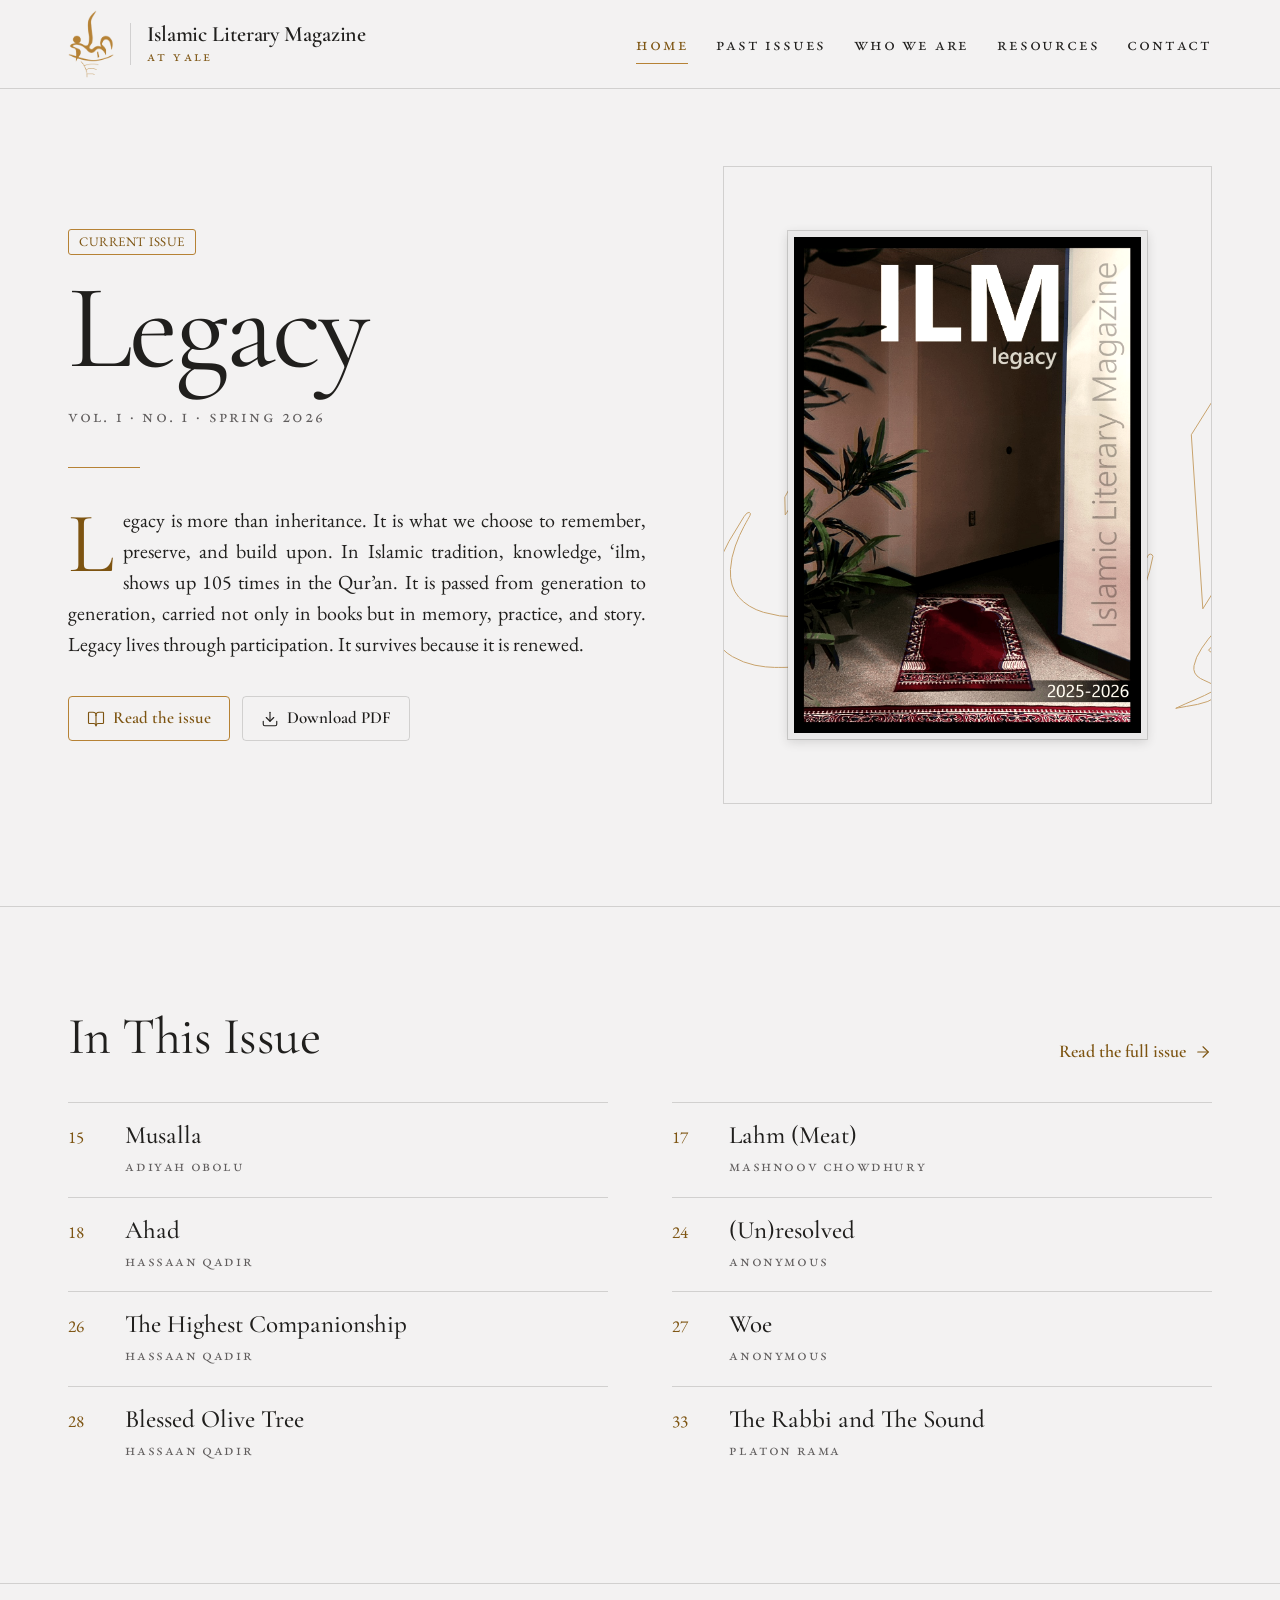
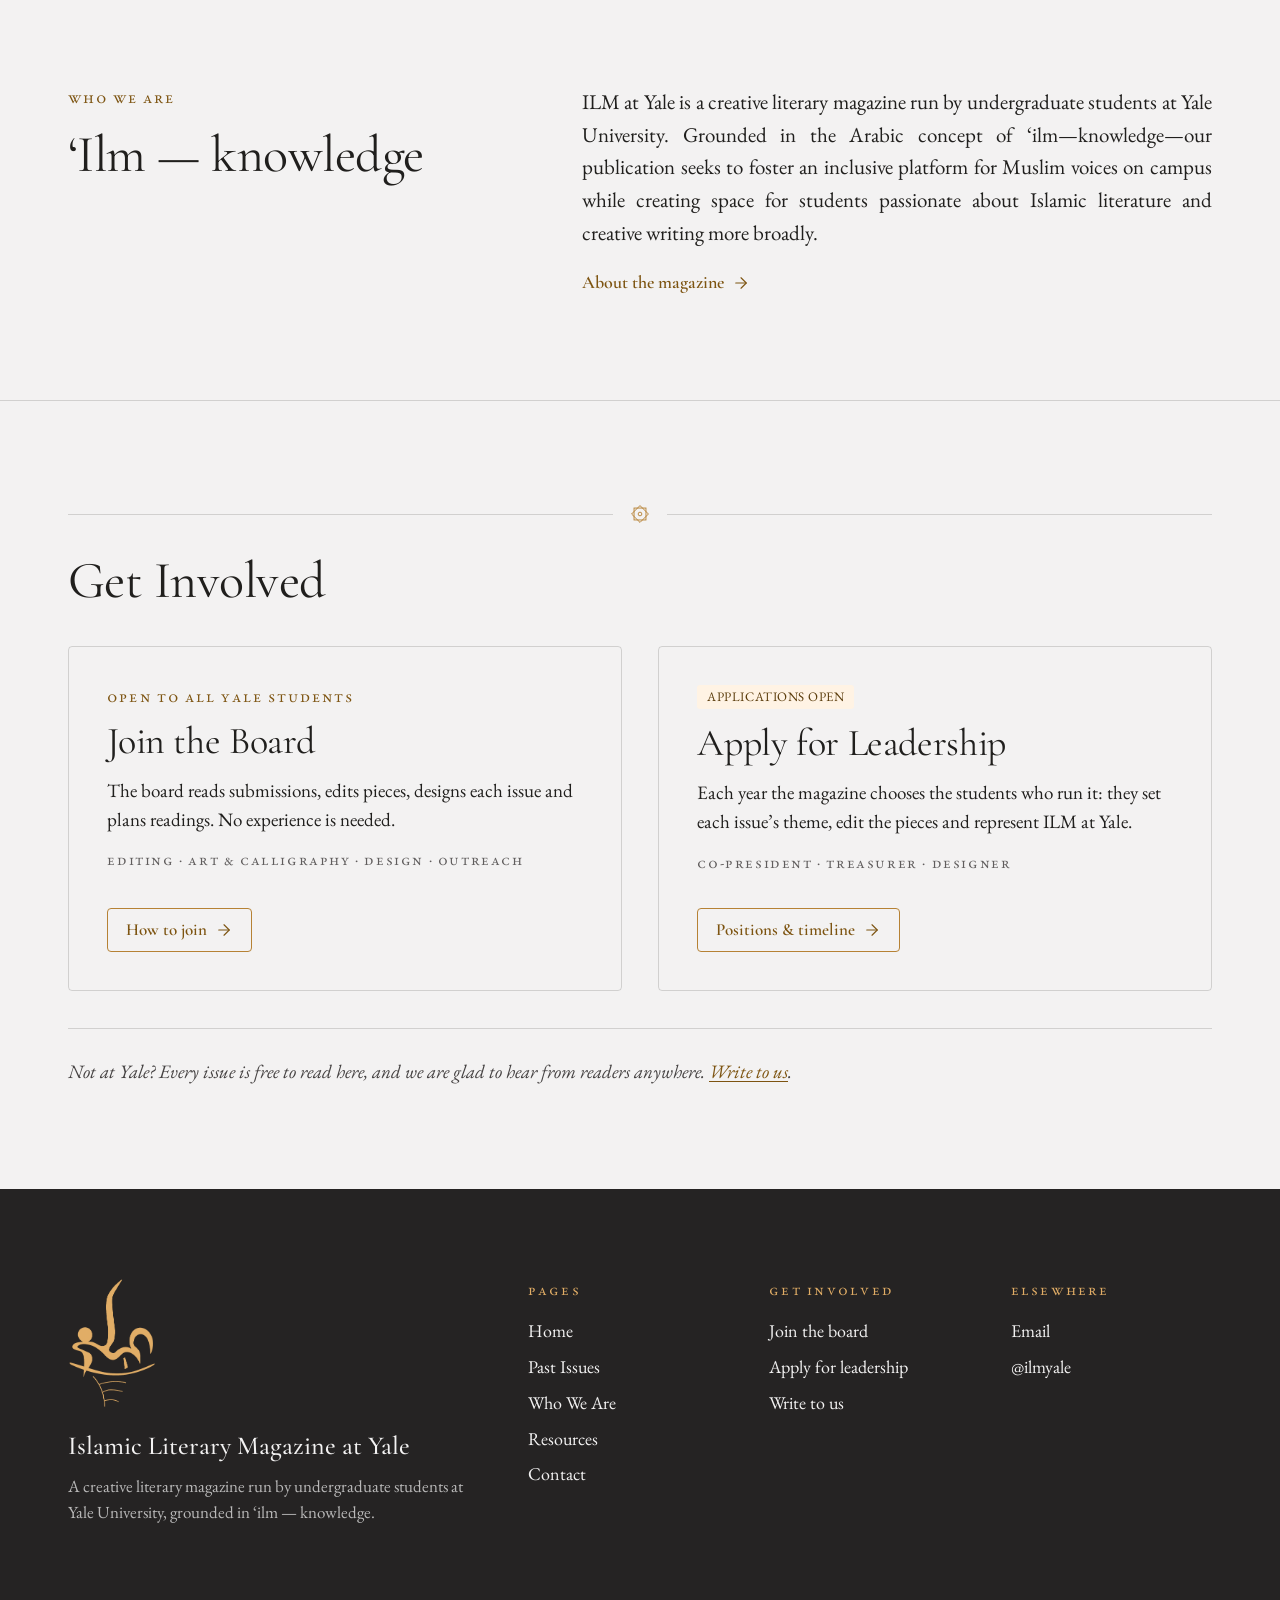
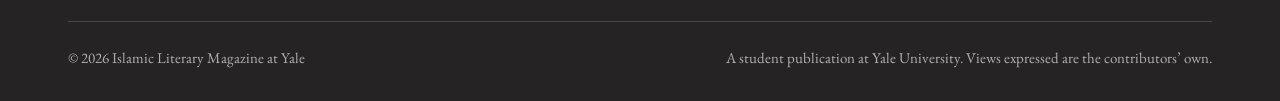
<file: index.html>
<!doctype html>
<html lang="en">
<head>
<meta charset="utf-8">
<meta name="viewport" content="width=device-width, initial-scale=1">
<title>Islamic Literary Magazine at Yale</title>
<meta name="description" content="Poetry, prose, translation and calligraphy from the Islamic Literary Magazine at Yale.">
<link rel="icon" href="assets/img/favicon.png" type="image/png">
<link rel="preconnect" href="https://fonts.googleapis.com">
<link rel="preconnect" href="https://fonts.gstatic.com" crossorigin>
<link rel="stylesheet" href="https://fonts.googleapis.com/css2?family=Amiri:ital,wght@0,400;0,700;1,400&family=Aref+Ruqaa:wght@400;700&family=Cormorant+Garamond:ital,wght@0,400;0,500;0,600;1,400;1,500&family=EB+Garamond:ital,wght@0,400;0,500;0,600;1,400;1,500&display=swap">
<link rel="stylesheet" href="style.css">
</head>
<body>
<a class="skip-link" href="#main">Skip to content</a>
<header class="site-header">
  <div class="wrap site-header__inner">
    <a class="brand" href="index.html" aria-label="Islamic Literary Magazine at Yale, home">
      <img class="brand__logo" src="assets/img/logo-gold.png" alt="" width="46" height="68">
      <span class="brand__text"><span class="brand__name">Islamic Literary Magazine</span><span class="brand__sub">at Yale</span></span>
    </a>
    <button class="nav-toggle" type="button" aria-expanded="false" aria-controls="site-nav"><svg class="icon" viewBox="0 0 24 24" width="20" height="20" fill="none" stroke="currentColor" stroke-width="1.5" stroke-linecap="round" aria-hidden="true"><path d="M4 7h16M4 12h16M4 17h16"/></svg>Menu</button>
    <nav id="site-nav" class="site-nav" aria-label="Primary"><ul><li><a href="index.html" aria-current="page">Home</a></li><li><a href="issues.html">Past Issues</a></li><li><a href="who-we-are.html">Who We Are</a></li><li><a href="resources.html">Resources</a></li><li><a href="contact.html">Contact</a></li></ul></nav>
  </div>
</header>
<main id="main">

<section id="hero" class="hero" aria-label="Current issue"></section>

<section class="section">
  <div class="wrap">
    <div class="section-head"><h2>In This Issue</h2><a class="link-arrow" id="contents-link" href="issues.html">Read the full issue <svg class="icon" viewBox="0 0 24 24" width="18" height="18" fill="none" stroke="currentColor" stroke-width="1.5" stroke-linecap="round" stroke-linejoin="round" aria-hidden="true"><path d="M5 12h14"/><path d="m12 5 7 7-7 7"/></svg></a></div>
    <div id="home-contents" class="toc"></div>
  </div>
</section>

<section class="section">
  <div class="wrap split">
    <div>
      <p class="kicker">Who we are</p>
      <h2 class="h2">‘Ilm — knowledge</h2>
    </div>
    <div>
      <p class="justify" style="font-size:21px">ILM at Yale is a creative literary magazine run by undergraduate students at Yale University. Grounded in the Arabic concept of ‘ilm—knowledge—our publication seeks to foster an inclusive platform for Muslim voices on campus while creating space for students passionate about Islamic literature and creative writing more broadly.</p>
      <a class="link-arrow" href="who-we-are.html">About the magazine <svg class="icon" viewBox="0 0 24 24" width="18" height="18" fill="none" stroke="currentColor" stroke-width="1.5" stroke-linecap="round" stroke-linejoin="round" aria-hidden="true"><path d="M5 12h14"/><path d="m12 5 7 7-7 7"/></svg></a>
    </div>
  </div>
</section>

<section class="section">
  <div class="wrap">
    <div class="ornament" aria-hidden="true"><svg viewBox="0 0 24 24" fill="none" stroke="currentColor" stroke-width="1"><rect x="5.5" y="5.5" width="13" height="13"/><rect x="5.5" y="5.5" width="13" height="13" transform="rotate(45 12 12)"/><circle cx="12" cy="12" r="2"/></svg></div>
    <div class="section-head"><h2>Get Involved</h2></div>
    <div class="cards">
      <article class="card">
        <p class="kicker" style="margin:0">Open to all Yale students</p>
        <h3>Join the Board</h3>
        <p>The board reads submissions, edits pieces, designs each issue and plans readings. No experience is needed.</p>
        <p class="card__list">Editing · Art &amp; calligraphy · Design · Outreach</p>
        <div class="btn-row"><a class="btn btn-primary" href="who-we-are.html#join">How to join <svg class="icon" viewBox="0 0 24 24" width="18" height="18" fill="none" stroke="currentColor" stroke-width="1.5" stroke-linecap="round" stroke-linejoin="round" aria-hidden="true"><path d="M5 12h14"/><path d="m12 5 7 7-7 7"/></svg></a></div>
      </article>
      <article class="card">
        <div class="kicker" style="margin:0" data-apps-status></div>
        <h3>Apply for Leadership</h3>
        <p>Each year the magazine chooses the students who run it: they set each issue’s theme, edit the pieces and represent ILM at Yale.</p>
        <p class="card__list">Co-President · Treasurer · Designer</p>
        <div class="btn-row"><a class="btn btn-primary" href="who-we-are.html#leadership">Positions &amp; timeline <svg class="icon" viewBox="0 0 24 24" width="18" height="18" fill="none" stroke="currentColor" stroke-width="1.5" stroke-linecap="round" stroke-linejoin="round" aria-hidden="true"><path d="M5 12h14"/><path d="m12 5 7 7-7 7"/></svg></a></div>
      </article>
    </div>
    <p class="aside-line">Not at Yale? Every issue is free to read here, and we are glad to hear from readers anywhere. <a href="contact.html">Write to us</a>.</p>
  </div>
</section>

<section class="section">
  <div class="wrap">
    <div class="section-head"><h2>More Issues</h2><a class="link-arrow" href="issues.html">All past issues <svg class="icon" viewBox="0 0 24 24" width="18" height="18" fill="none" stroke="currentColor" stroke-width="1.5" stroke-linecap="round" stroke-linejoin="round" aria-hidden="true"><path d="M5 12h14"/><path d="m12 5 7 7-7 7"/></svg></a></div>
    <div id="home-shelf" class="shelf"></div>
  </div>
</section>
</main>
<footer class="site-footer">
  <div class="wrap">
    <div class="site-footer__grid">
      <div>
        <img class="site-footer__mark" src="assets/img/logo-gold-light.png" alt="" width="88" height="130">
        <p class="site-footer__name">Islamic Literary Magazine at Yale</p>
        <p class="site-footer__note">A creative literary magazine run by undergraduate students at Yale University, grounded in ‘ilm — knowledge.</p>
      </div>
      <nav aria-label="Footer"><p class="site-footer__label">Pages</p><ul><li><a href="index.html">Home</a></li><li><a href="issues.html">Past Issues</a></li><li><a href="who-we-are.html">Who We Are</a></li><li><a href="resources.html">Resources</a></li><li><a href="contact.html">Contact</a></li></ul></nav>
      <div><p class="site-footer__label">Get involved</p><ul><li><a href="who-we-are.html#join">Join the board</a></li><li><a href="who-we-are.html#leadership">Apply for leadership</a></li><li><a href="contact.html">Write to us</a></li></ul></div>
      <div><p class="site-footer__label">Elsewhere</p><ul><li><a data-email="" href="mailto:islamicliterarymagazine@gmail.com">Email</a></li><li><a data-instagram href="https://www.instagram.com/ilmyale/" target="_blank" rel="noopener">@ilmyale</a></li></ul></div>
    </div>
    <div class="site-footer__legal"><span>© <span data-year>2026</span> Islamic Literary Magazine at Yale</span><span>A student publication at Yale University. Views expressed are the contributors’ own.</span></div>
  </div>
</footer>
<script src="script.js"></script>
</body>
</html>
</file>
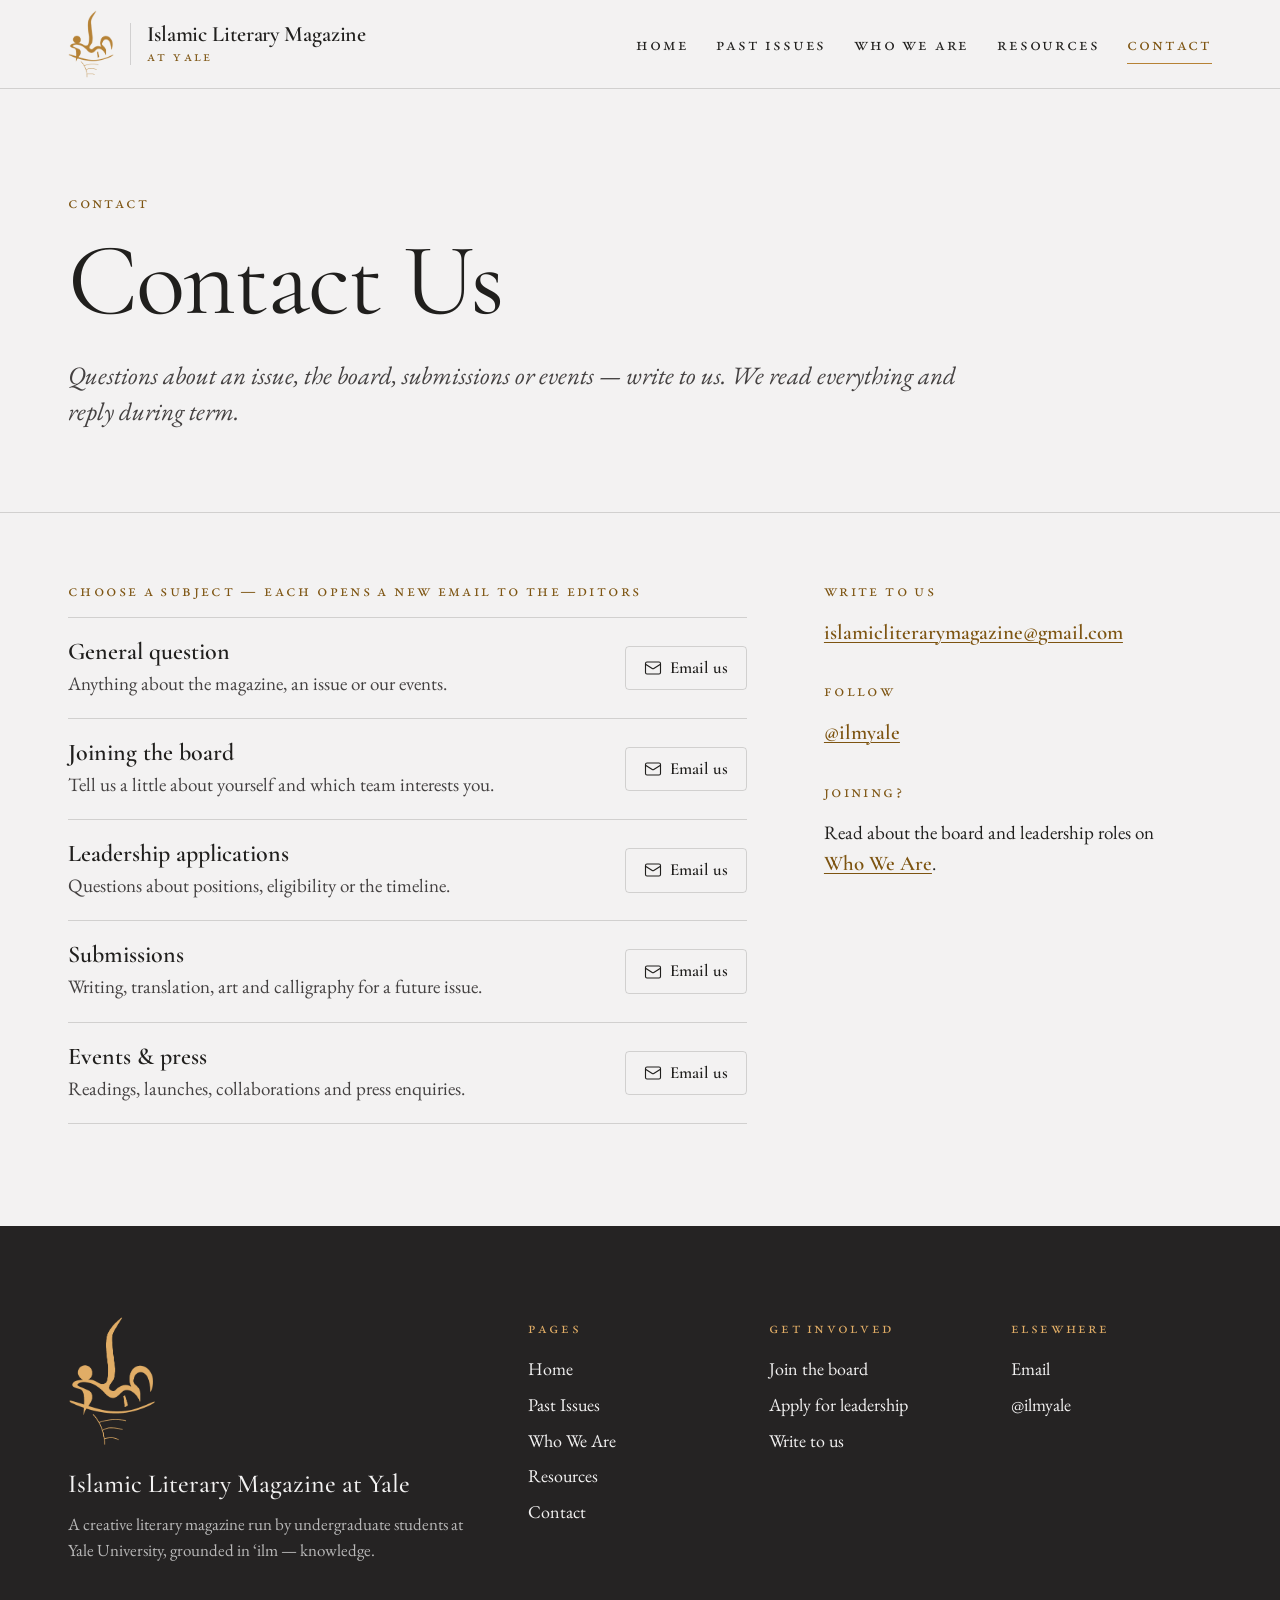
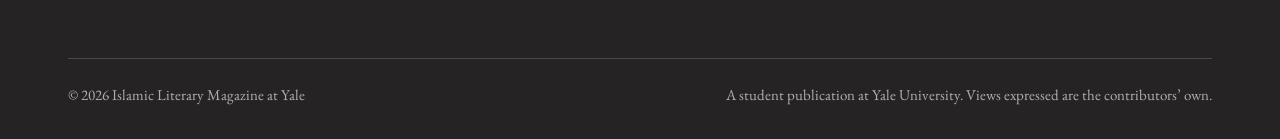
<file: contact.html>
<!doctype html>
<html lang="en">
<head>
<meta charset="utf-8">
<meta name="viewport" content="width=device-width, initial-scale=1">
<title>Contact Us — Islamic Literary Magazine at Yale</title>
<meta name="description" content="Get in touch with the Islamic Literary Magazine at Yale.">
<link rel="icon" href="assets/img/favicon.png" type="image/png">
<link rel="preconnect" href="https://fonts.googleapis.com">
<link rel="preconnect" href="https://fonts.gstatic.com" crossorigin>
<link rel="stylesheet" href="https://fonts.googleapis.com/css2?family=Amiri:ital,wght@0,400;0,700;1,400&family=Aref+Ruqaa:wght@400;700&family=Cormorant+Garamond:ital,wght@0,400;0,500;0,600;1,400;1,500&family=EB+Garamond:ital,wght@0,400;0,500;0,600;1,400;1,500&display=swap">
<link rel="stylesheet" href="style.css">
</head>
<body>
<a class="skip-link" href="#main">Skip to content</a>
<header class="site-header">
  <div class="wrap site-header__inner">
    <a class="brand" href="index.html" aria-label="Islamic Literary Magazine at Yale, home">
      <img class="brand__logo" src="assets/img/logo-gold.png" alt="" width="46" height="68">
      <span class="brand__text"><span class="brand__name">Islamic Literary Magazine</span><span class="brand__sub">at Yale</span></span>
    </a>
    <button class="nav-toggle" type="button" aria-expanded="false" aria-controls="site-nav"><svg class="icon" viewBox="0 0 24 24" width="20" height="20" fill="none" stroke="currentColor" stroke-width="1.5" stroke-linecap="round" aria-hidden="true"><path d="M4 7h16M4 12h16M4 17h16"/></svg>Menu</button>
    <nav id="site-nav" class="site-nav" aria-label="Primary"><ul><li><a href="index.html">Home</a></li><li><a href="issues.html">Past Issues</a></li><li><a href="who-we-are.html">Who We Are</a></li><li><a href="resources.html">Resources</a></li><li><a href="contact.html" aria-current="page">Contact</a></li></ul></nav>
  </div>
</header>
<main id="main">
<div class="wrap page-head">
  <p class="kicker">Contact</p>
  <h1>Contact Us</h1>
  <p class="lede">Questions about an issue, the board, submissions or events — write to us. We read everything and reply during term.</p>
</div>
<section class="section" style="padding-top:clamp(40px,5vw,64px)">
  <div class="wrap contact-grid">
    <div>
      <p class="label-sm">Choose a subject — each opens a new email to the editors</p>
      <ul class="mail-rows">
        <li><div><strong>General question</strong><span>Anything about the magazine, an issue or our events.</span></div><a class="btn btn-secondary" data-email="General question" href="mailto:islamicliterarymagazine@gmail.com"><svg class="icon" viewBox="0 0 24 24" width="18" height="18" fill="none" stroke="currentColor" stroke-width="1.5" stroke-linecap="round" stroke-linejoin="round" aria-hidden="true"><rect width="20" height="16" x="2" y="4" rx="2"/><path d="m22 7-8.97 5.7a1.94 1.94 0 0 1-2.06 0L2 7"/></svg>Email us</a></li>
        <li><div><strong>Joining the board</strong><span>Tell us a little about yourself and which team interests you.</span></div><a class="btn btn-secondary" data-email="Joining the board" href="mailto:islamicliterarymagazine@gmail.com"><svg class="icon" viewBox="0 0 24 24" width="18" height="18" fill="none" stroke="currentColor" stroke-width="1.5" stroke-linecap="round" stroke-linejoin="round" aria-hidden="true"><rect width="20" height="16" x="2" y="4" rx="2"/><path d="m22 7-8.97 5.7a1.94 1.94 0 0 1-2.06 0L2 7"/></svg>Email us</a></li>
        <li><div><strong>Leadership applications</strong><span>Questions about positions, eligibility or the timeline.</span></div><a class="btn btn-secondary" data-email="Leadership application" href="mailto:islamicliterarymagazine@gmail.com"><svg class="icon" viewBox="0 0 24 24" width="18" height="18" fill="none" stroke="currentColor" stroke-width="1.5" stroke-linecap="round" stroke-linejoin="round" aria-hidden="true"><rect width="20" height="16" x="2" y="4" rx="2"/><path d="m22 7-8.97 5.7a1.94 1.94 0 0 1-2.06 0L2 7"/></svg>Email us</a></li>
        <li><div><strong>Submissions</strong><span>Writing, translation, art and calligraphy for a future issue.</span></div><a class="btn btn-secondary" data-email="Submission" href="mailto:islamicliterarymagazine@gmail.com"><svg class="icon" viewBox="0 0 24 24" width="18" height="18" fill="none" stroke="currentColor" stroke-width="1.5" stroke-linecap="round" stroke-linejoin="round" aria-hidden="true"><rect width="20" height="16" x="2" y="4" rx="2"/><path d="m22 7-8.97 5.7a1.94 1.94 0 0 1-2.06 0L2 7"/></svg>Email us</a></li>
        <li><div><strong>Events &amp; press</strong><span>Readings, launches, collaborations and press enquiries.</span></div><a class="btn btn-secondary" data-email="Events &amp; press" href="mailto:islamicliterarymagazine@gmail.com"><svg class="icon" viewBox="0 0 24 24" width="18" height="18" fill="none" stroke="currentColor" stroke-width="1.5" stroke-linecap="round" stroke-linejoin="round" aria-hidden="true"><rect width="20" height="16" x="2" y="4" rx="2"/><path d="m22 7-8.97 5.7a1.94 1.94 0 0 1-2.06 0L2 7"/></svg>Email us</a></li>
      </ul>
    </div>
    <aside class="contact-aside">
      <div><p class="label-sm">Write to us</p><a data-email="" href="mailto:islamicliterarymagazine@gmail.com">islamicliterarymagazine@gmail.com</a></div>
      <div><p class="label-sm">Follow</p><a data-instagram href="https://www.instagram.com/ilmyale/" target="_blank" rel="noopener">@ilmyale</a></div>
      <div><p class="label-sm">Joining?</p><p style="margin:0">Read about the board and leadership roles on <a href="who-we-are.html#join">Who We Are</a>.</p></div>
    </aside>
  </div>
</section>
</main>
<footer class="site-footer">
  <div class="wrap">
    <div class="site-footer__grid">
      <div>
        <img class="site-footer__mark" src="assets/img/logo-gold-light.png" alt="" width="88" height="130">
        <p class="site-footer__name">Islamic Literary Magazine at Yale</p>
        <p class="site-footer__note">A creative literary magazine run by undergraduate students at Yale University, grounded in ‘ilm — knowledge.</p>
      </div>
      <nav aria-label="Footer"><p class="site-footer__label">Pages</p><ul><li><a href="index.html">Home</a></li><li><a href="issues.html">Past Issues</a></li><li><a href="who-we-are.html">Who We Are</a></li><li><a href="resources.html">Resources</a></li><li><a href="contact.html">Contact</a></li></ul></nav>
      <div><p class="site-footer__label">Get involved</p><ul><li><a href="who-we-are.html#join">Join the board</a></li><li><a href="who-we-are.html#leadership">Apply for leadership</a></li><li><a href="contact.html">Write to us</a></li></ul></div>
      <div><p class="site-footer__label">Elsewhere</p><ul><li><a data-email="" href="mailto:islamicliterarymagazine@gmail.com">Email</a></li><li><a data-instagram href="https://www.instagram.com/ilmyale/" target="_blank" rel="noopener">@ilmyale</a></li></ul></div>
    </div>
    <div class="site-footer__legal"><span>© <span data-year>2026</span> Islamic Literary Magazine at Yale</span><span>A student publication at Yale University. Views expressed are the contributors’ own.</span></div>
  </div>
</footer>
<script src="script.js"></script>
</body>
</html>
</file>
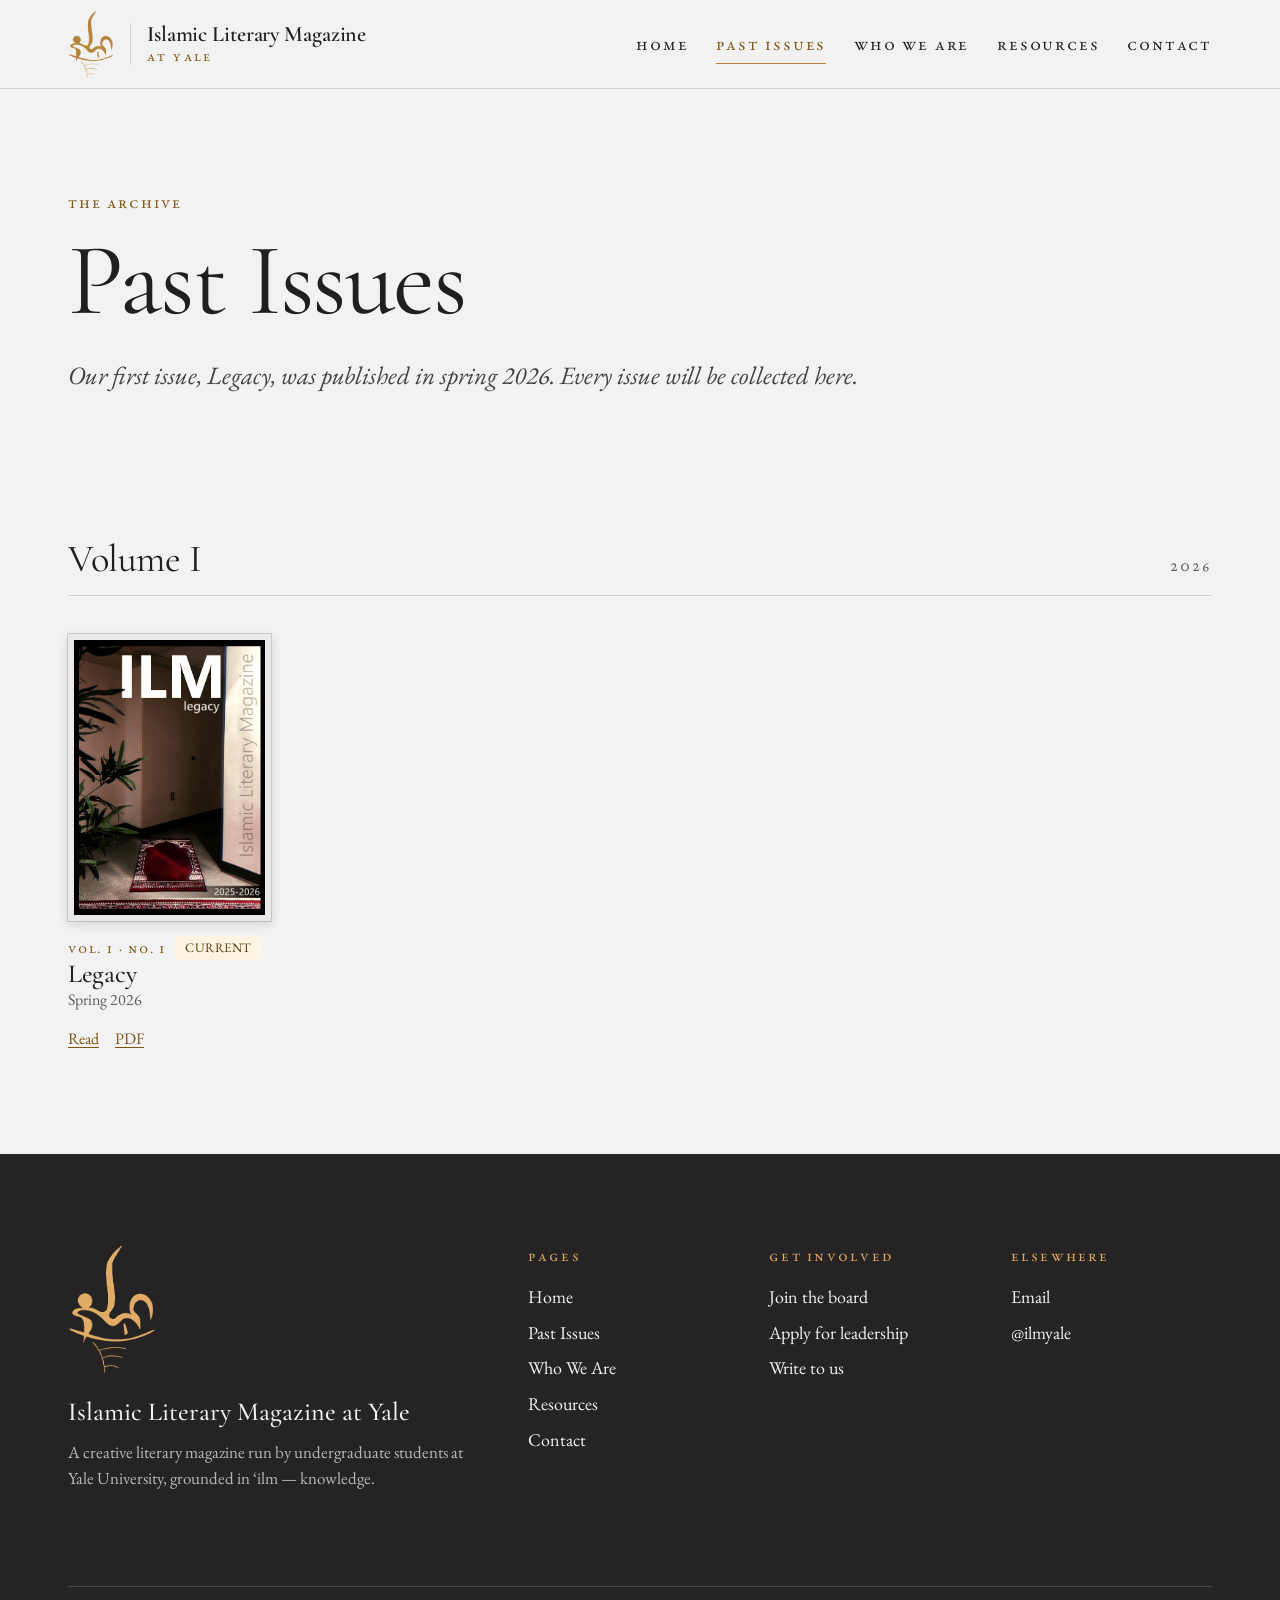
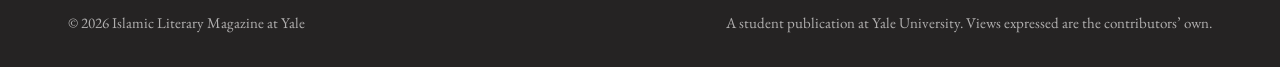
<file: issues.html>
<!doctype html>
<html lang="en">
<head>
<meta charset="utf-8">
<meta name="viewport" content="width=device-width, initial-scale=1">
<title>Past Issues — Islamic Literary Magazine at Yale</title>
<meta name="description" content="Every issue of the Islamic Literary Magazine at Yale.">
<link rel="icon" href="assets/img/favicon.png" type="image/png">
<link rel="preconnect" href="https://fonts.googleapis.com">
<link rel="preconnect" href="https://fonts.gstatic.com" crossorigin>
<link rel="stylesheet" href="https://fonts.googleapis.com/css2?family=Amiri:ital,wght@0,400;0,700;1,400&family=Aref+Ruqaa:wght@400;700&family=Cormorant+Garamond:ital,wght@0,400;0,500;0,600;1,400;1,500&family=EB+Garamond:ital,wght@0,400;0,500;0,600;1,400;1,500&display=swap">
<link rel="stylesheet" href="style.css">
</head>
<body>
<a class="skip-link" href="#main">Skip to content</a>
<header class="site-header">
  <div class="wrap site-header__inner">
    <a class="brand" href="index.html" aria-label="Islamic Literary Magazine at Yale, home">
      <img class="brand__logo" src="assets/img/logo-gold.png" alt="" width="46" height="68">
      <span class="brand__text"><span class="brand__name">Islamic Literary Magazine</span><span class="brand__sub">at Yale</span></span>
    </a>
    <button class="nav-toggle" type="button" aria-expanded="false" aria-controls="site-nav"><svg class="icon" viewBox="0 0 24 24" width="20" height="20" fill="none" stroke="currentColor" stroke-width="1.5" stroke-linecap="round" aria-hidden="true"><path d="M4 7h16M4 12h16M4 17h16"/></svg>Menu</button>
    <nav id="site-nav" class="site-nav" aria-label="Primary"><ul><li><a href="index.html">Home</a></li><li><a href="issues.html" aria-current="page">Past Issues</a></li><li><a href="who-we-are.html">Who We Are</a></li><li><a href="resources.html">Resources</a></li><li><a href="contact.html">Contact</a></li></ul></nav>
  </div>
</header>
<main id="main">

<div class="wrap page-head">
  <p class="kicker">The archive</p>
  <h1>Past Issues</h1>
  <p class="lede">Our first issue, <em>Legacy</em>, was published in spring 2026. Every issue will be collected here.</p>
</div>
<div class="wrap" id="archive" style="padding-bottom:var(--section)"></div>
</main>
<footer class="site-footer">
  <div class="wrap">
    <div class="site-footer__grid">
      <div>
        <img class="site-footer__mark" src="assets/img/logo-gold-light.png" alt="" width="88" height="130">
        <p class="site-footer__name">Islamic Literary Magazine at Yale</p>
        <p class="site-footer__note">A creative literary magazine run by undergraduate students at Yale University, grounded in ‘ilm — knowledge.</p>
      </div>
      <nav aria-label="Footer"><p class="site-footer__label">Pages</p><ul><li><a href="index.html">Home</a></li><li><a href="issues.html">Past Issues</a></li><li><a href="who-we-are.html">Who We Are</a></li><li><a href="resources.html">Resources</a></li><li><a href="contact.html">Contact</a></li></ul></nav>
      <div><p class="site-footer__label">Get involved</p><ul><li><a href="who-we-are.html#join">Join the board</a></li><li><a href="who-we-are.html#leadership">Apply for leadership</a></li><li><a href="contact.html">Write to us</a></li></ul></div>
      <div><p class="site-footer__label">Elsewhere</p><ul><li><a data-email="" href="mailto:islamicliterarymagazine@gmail.com">Email</a></li><li><a data-instagram href="https://www.instagram.com/ilmyale/" target="_blank" rel="noopener">@ilmyale</a></li></ul></div>
    </div>
    <div class="site-footer__legal"><span>© <span data-year>2026</span> Islamic Literary Magazine at Yale</span><span>A student publication at Yale University. Views expressed are the contributors’ own.</span></div>
  </div>
</footer>
<script src="script.js"></script>
</body>
</html>
</file>
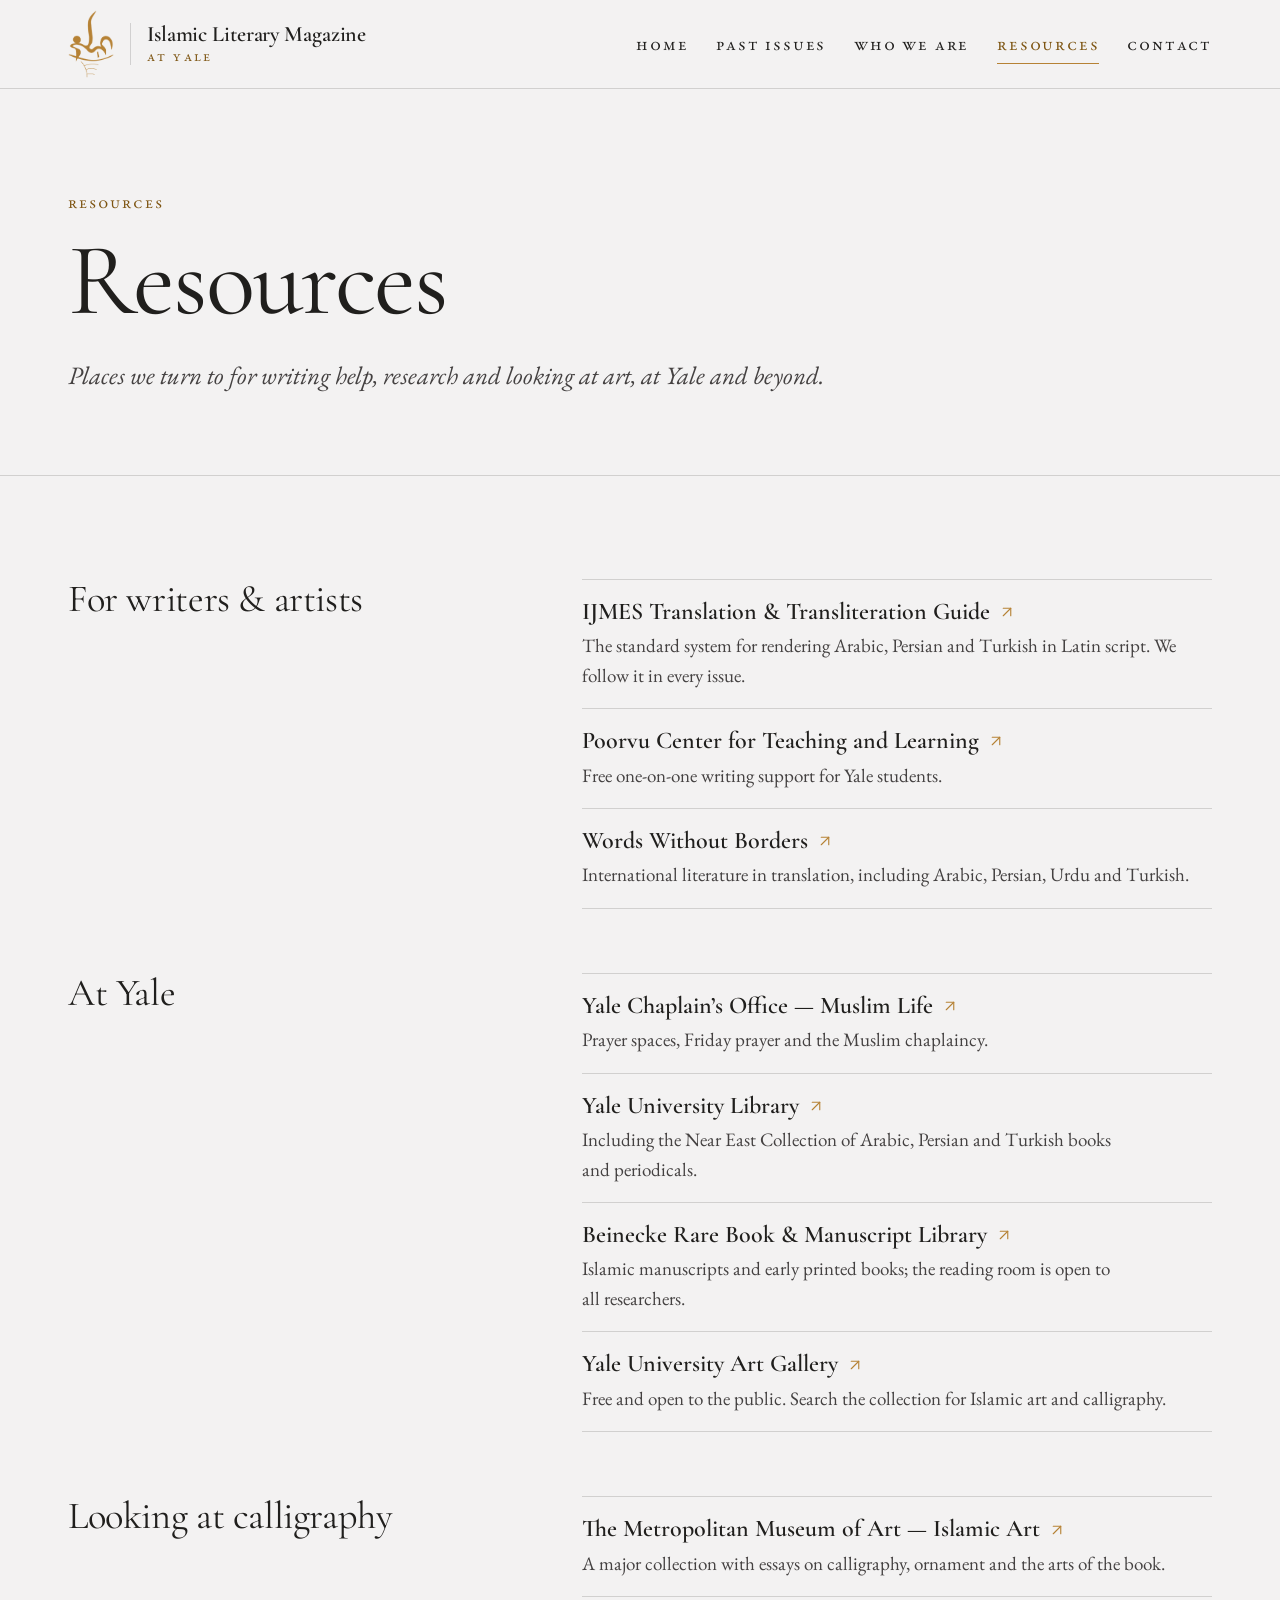
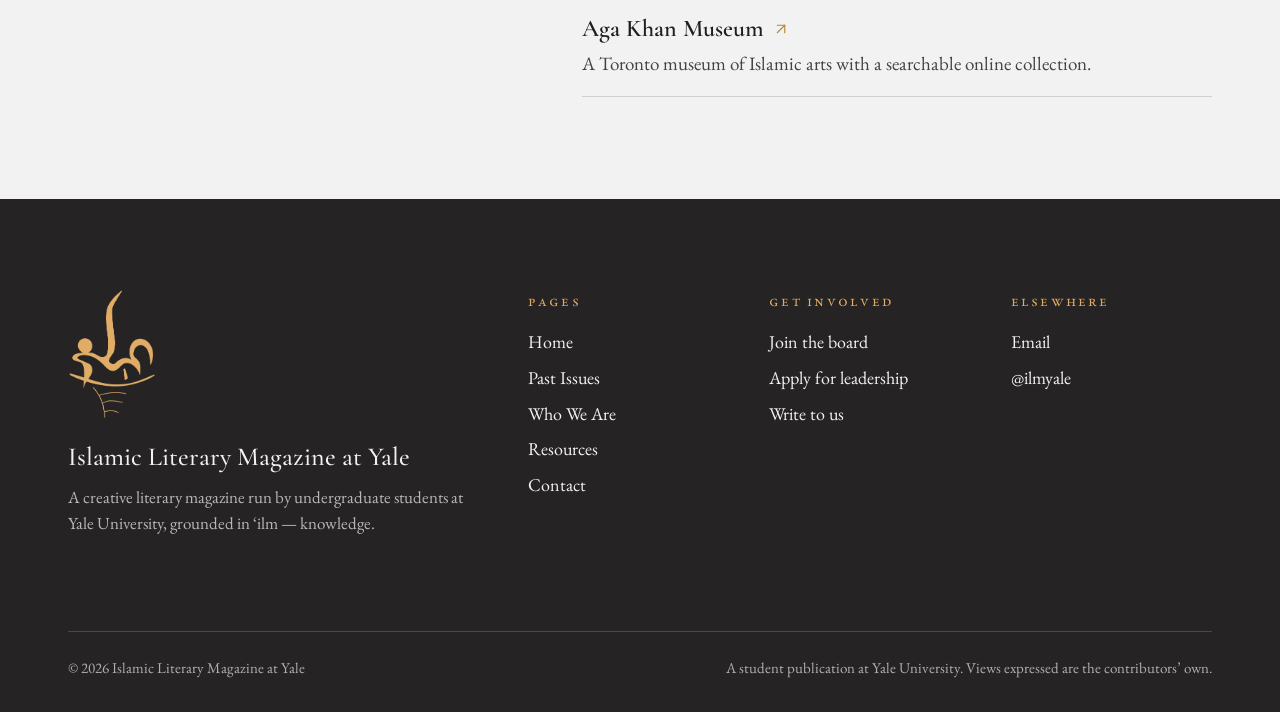
<file: resources.html>
<!doctype html>
<html lang="en">
<head>
<meta charset="utf-8">
<meta name="viewport" content="width=device-width, initial-scale=1">
<title>Resources — Islamic Literary Magazine at Yale</title>
<meta name="description" content="Writing, research and art resources at Yale and beyond.">
<link rel="icon" href="assets/img/favicon.png" type="image/png">
<link rel="preconnect" href="https://fonts.googleapis.com">
<link rel="preconnect" href="https://fonts.gstatic.com" crossorigin>
<link rel="stylesheet" href="https://fonts.googleapis.com/css2?family=Amiri:ital,wght@0,400;0,700;1,400&family=Aref+Ruqaa:wght@400;700&family=Cormorant+Garamond:ital,wght@0,400;0,500;0,600;1,400;1,500&family=EB+Garamond:ital,wght@0,400;0,500;0,600;1,400;1,500&display=swap">
<link rel="stylesheet" href="style.css">
</head>
<body>
<a class="skip-link" href="#main">Skip to content</a>
<header class="site-header">
  <div class="wrap site-header__inner">
    <a class="brand" href="index.html" aria-label="Islamic Literary Magazine at Yale, home">
      <img class="brand__logo" src="assets/img/logo-gold.png" alt="" width="46" height="68">
      <span class="brand__text"><span class="brand__name">Islamic Literary Magazine</span><span class="brand__sub">at Yale</span></span>
    </a>
    <button class="nav-toggle" type="button" aria-expanded="false" aria-controls="site-nav"><svg class="icon" viewBox="0 0 24 24" width="20" height="20" fill="none" stroke="currentColor" stroke-width="1.5" stroke-linecap="round" aria-hidden="true"><path d="M4 7h16M4 12h16M4 17h16"/></svg>Menu</button>
    <nav id="site-nav" class="site-nav" aria-label="Primary"><ul><li><a href="index.html">Home</a></li><li><a href="issues.html">Past Issues</a></li><li><a href="who-we-are.html">Who We Are</a></li><li><a href="resources.html" aria-current="page">Resources</a></li><li><a href="contact.html">Contact</a></li></ul></nav>
  </div>
</header>
<main id="main">

<div class="wrap page-head">
  <p class="kicker">Resources</p>
  <h1>Resources</h1>
  <p class="lede">Places we turn to for writing help, research and looking at art, at Yale and beyond.</p>
</div>
<section class="section">
  <div class="wrap">
    <div class="split resource-group">
      <h2 class="h2" style="font-size:clamp(30px,3vw,40px)">For writers &amp; artists</h2>
      <ul class="resources"><li><a href="https://www.cambridge.org/core/journals/international-journal-of-middle-east-studies" target="_blank" rel="noopener">IJMES Translation &amp; Transliteration Guide <svg class="icon" viewBox="0 0 24 24" width="18" height="18" fill="none" stroke="currentColor" stroke-width="1.5" stroke-linecap="round" stroke-linejoin="round" aria-hidden="true"><path d="M7 7h10v10"/><path d="M7 17 17 7"/></svg></a><p>The standard system for rendering Arabic, Persian and Turkish in Latin script. We follow it in every issue.</p></li><li><a href="https://poorvucenter.yale.edu/" target="_blank" rel="noopener">Poorvu Center for Teaching and Learning <svg class="icon" viewBox="0 0 24 24" width="18" height="18" fill="none" stroke="currentColor" stroke-width="1.5" stroke-linecap="round" stroke-linejoin="round" aria-hidden="true"><path d="M7 7h10v10"/><path d="M7 17 17 7"/></svg></a><p>Free one-on-one writing support for Yale students.</p></li><li><a href="https://wordswithoutborders.org/" target="_blank" rel="noopener">Words Without Borders <svg class="icon" viewBox="0 0 24 24" width="18" height="18" fill="none" stroke="currentColor" stroke-width="1.5" stroke-linecap="round" stroke-linejoin="round" aria-hidden="true"><path d="M7 7h10v10"/><path d="M7 17 17 7"/></svg></a><p>International literature in translation, including Arabic, Persian, Urdu and Turkish.</p></li></ul>
    </div>
    <div class="split resource-group">
      <h2 class="h2" style="font-size:clamp(30px,3vw,40px)">At Yale</h2>
      <ul class="resources"><li><a href="https://chaplain.yale.edu/" target="_blank" rel="noopener">Yale Chaplain’s Office — Muslim Life <svg class="icon" viewBox="0 0 24 24" width="18" height="18" fill="none" stroke="currentColor" stroke-width="1.5" stroke-linecap="round" stroke-linejoin="round" aria-hidden="true"><path d="M7 7h10v10"/><path d="M7 17 17 7"/></svg></a><p>Prayer spaces, Friday prayer and the Muslim chaplaincy.</p></li><li><a href="https://library.yale.edu/" target="_blank" rel="noopener">Yale University Library <svg class="icon" viewBox="0 0 24 24" width="18" height="18" fill="none" stroke="currentColor" stroke-width="1.5" stroke-linecap="round" stroke-linejoin="round" aria-hidden="true"><path d="M7 7h10v10"/><path d="M7 17 17 7"/></svg></a><p>Including the Near East Collection of Arabic, Persian and Turkish books and periodicals.</p></li><li><a href="https://beinecke.library.yale.edu/" target="_blank" rel="noopener">Beinecke Rare Book &amp; Manuscript Library <svg class="icon" viewBox="0 0 24 24" width="18" height="18" fill="none" stroke="currentColor" stroke-width="1.5" stroke-linecap="round" stroke-linejoin="round" aria-hidden="true"><path d="M7 7h10v10"/><path d="M7 17 17 7"/></svg></a><p>Islamic manuscripts and early printed books; the reading room is open to all researchers.</p></li><li><a href="https://artgallery.yale.edu/" target="_blank" rel="noopener">Yale University Art Gallery <svg class="icon" viewBox="0 0 24 24" width="18" height="18" fill="none" stroke="currentColor" stroke-width="1.5" stroke-linecap="round" stroke-linejoin="round" aria-hidden="true"><path d="M7 7h10v10"/><path d="M7 17 17 7"/></svg></a><p>Free and open to the public. Search the collection for Islamic art and calligraphy.</p></li></ul>
    </div>
    <div class="split resource-group">
      <h2 class="h2" style="font-size:clamp(30px,3vw,40px)">Looking at calligraphy</h2>
      <ul class="resources"><li><a href="https://www.metmuseum.org/" target="_blank" rel="noopener">The Metropolitan Museum of Art — Islamic Art <svg class="icon" viewBox="0 0 24 24" width="18" height="18" fill="none" stroke="currentColor" stroke-width="1.5" stroke-linecap="round" stroke-linejoin="round" aria-hidden="true"><path d="M7 7h10v10"/><path d="M7 17 17 7"/></svg></a><p>A major collection with essays on calligraphy, ornament and the arts of the book.</p></li><li><a href="https://agakhanmuseum.org/" target="_blank" rel="noopener">Aga Khan Museum <svg class="icon" viewBox="0 0 24 24" width="18" height="18" fill="none" stroke="currentColor" stroke-width="1.5" stroke-linecap="round" stroke-linejoin="round" aria-hidden="true"><path d="M7 7h10v10"/><path d="M7 17 17 7"/></svg></a><p>A Toronto museum of Islamic arts with a searchable online collection.</p></li></ul>
    </div>
  </div>
</section>
</main>
<footer class="site-footer">
  <div class="wrap">
    <div class="site-footer__grid">
      <div>
        <img class="site-footer__mark" src="assets/img/logo-gold-light.png" alt="" width="88" height="130">
        <p class="site-footer__name">Islamic Literary Magazine at Yale</p>
        <p class="site-footer__note">A creative literary magazine run by undergraduate students at Yale University, grounded in ‘ilm — knowledge.</p>
      </div>
      <nav aria-label="Footer"><p class="site-footer__label">Pages</p><ul><li><a href="index.html">Home</a></li><li><a href="issues.html">Past Issues</a></li><li><a href="who-we-are.html">Who We Are</a></li><li><a href="resources.html">Resources</a></li><li><a href="contact.html">Contact</a></li></ul></nav>
      <div><p class="site-footer__label">Get involved</p><ul><li><a href="who-we-are.html#join">Join the board</a></li><li><a href="who-we-are.html#leadership">Apply for leadership</a></li><li><a href="contact.html">Write to us</a></li></ul></div>
      <div><p class="site-footer__label">Elsewhere</p><ul><li><a data-email="" href="mailto:islamicliterarymagazine@gmail.com">Email</a></li><li><a data-instagram href="https://www.instagram.com/ilmyale/" target="_blank" rel="noopener">@ilmyale</a></li></ul></div>
    </div>
    <div class="site-footer__legal"><span>© <span data-year>2026</span> Islamic Literary Magazine at Yale</span><span>A student publication at Yale University. Views expressed are the contributors’ own.</span></div>
  </div>
</footer>
<script src="script.js"></script>
</body>
</html>
</file>
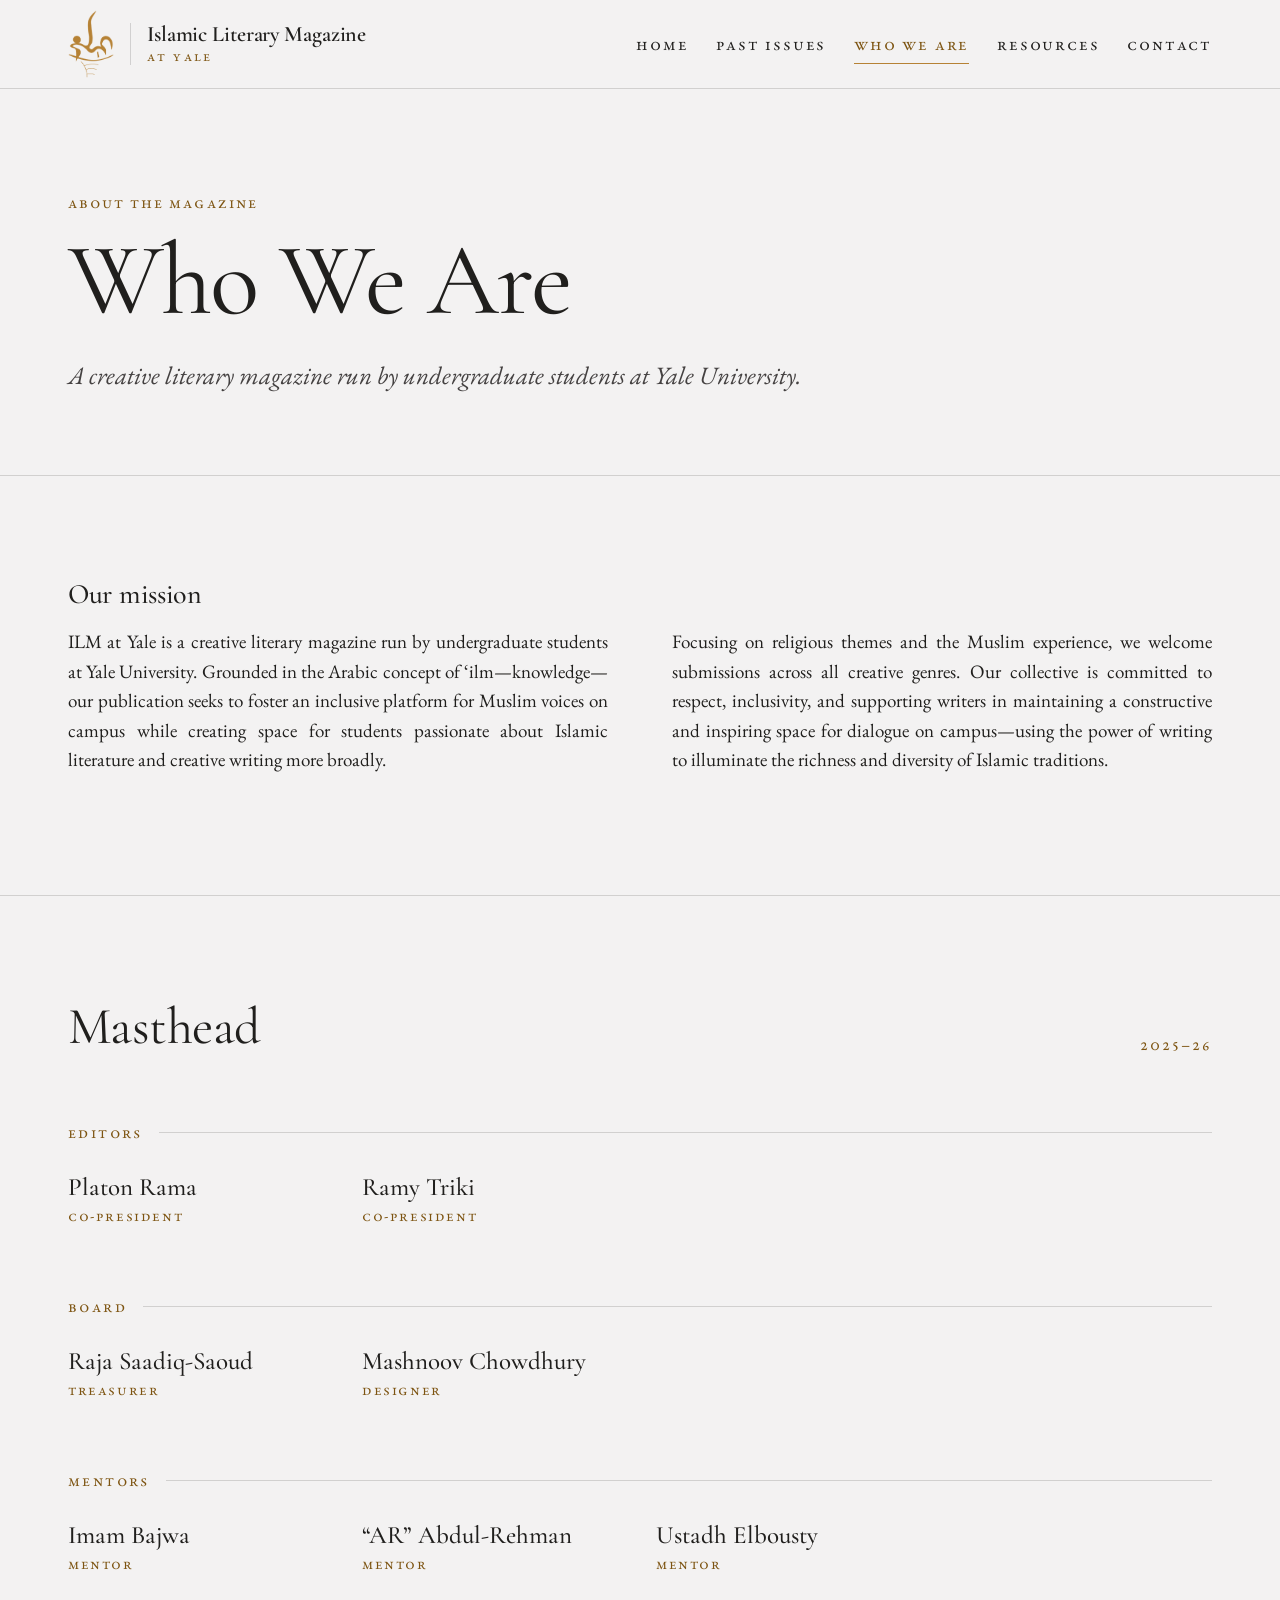
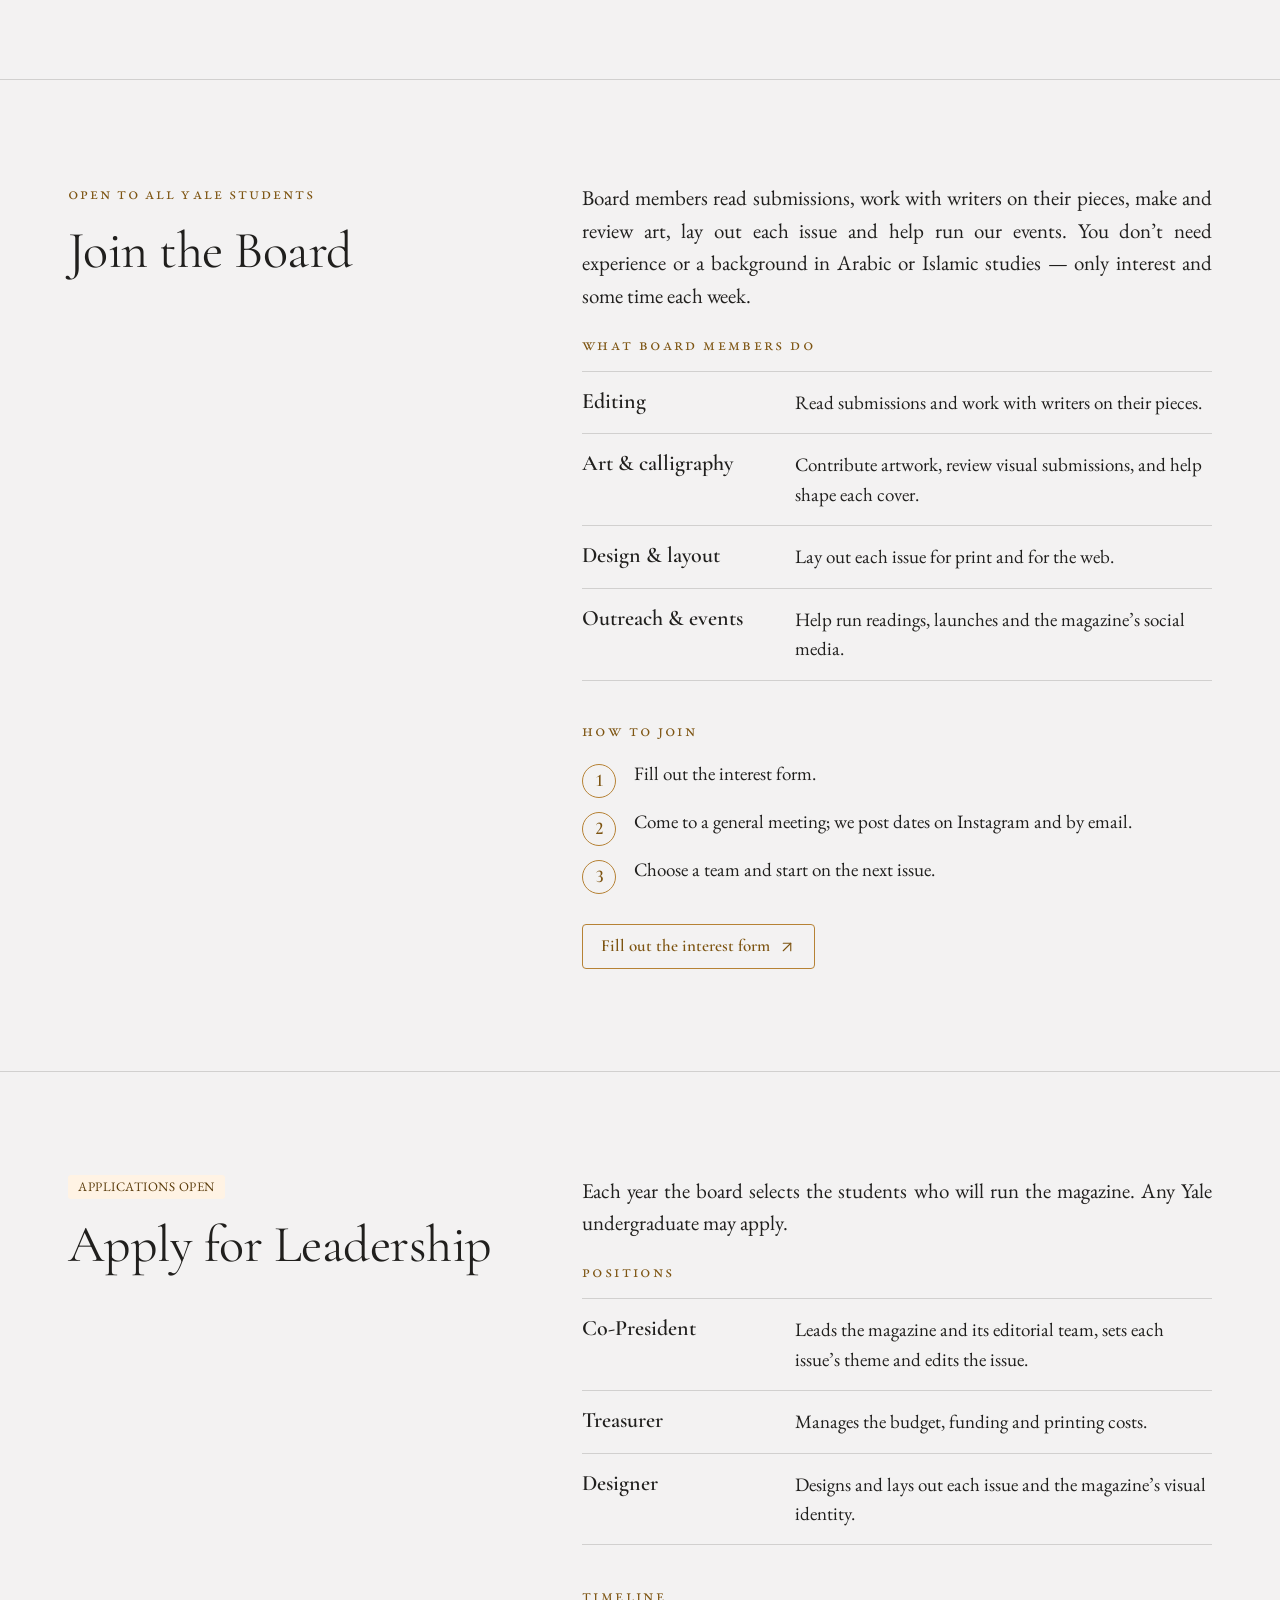
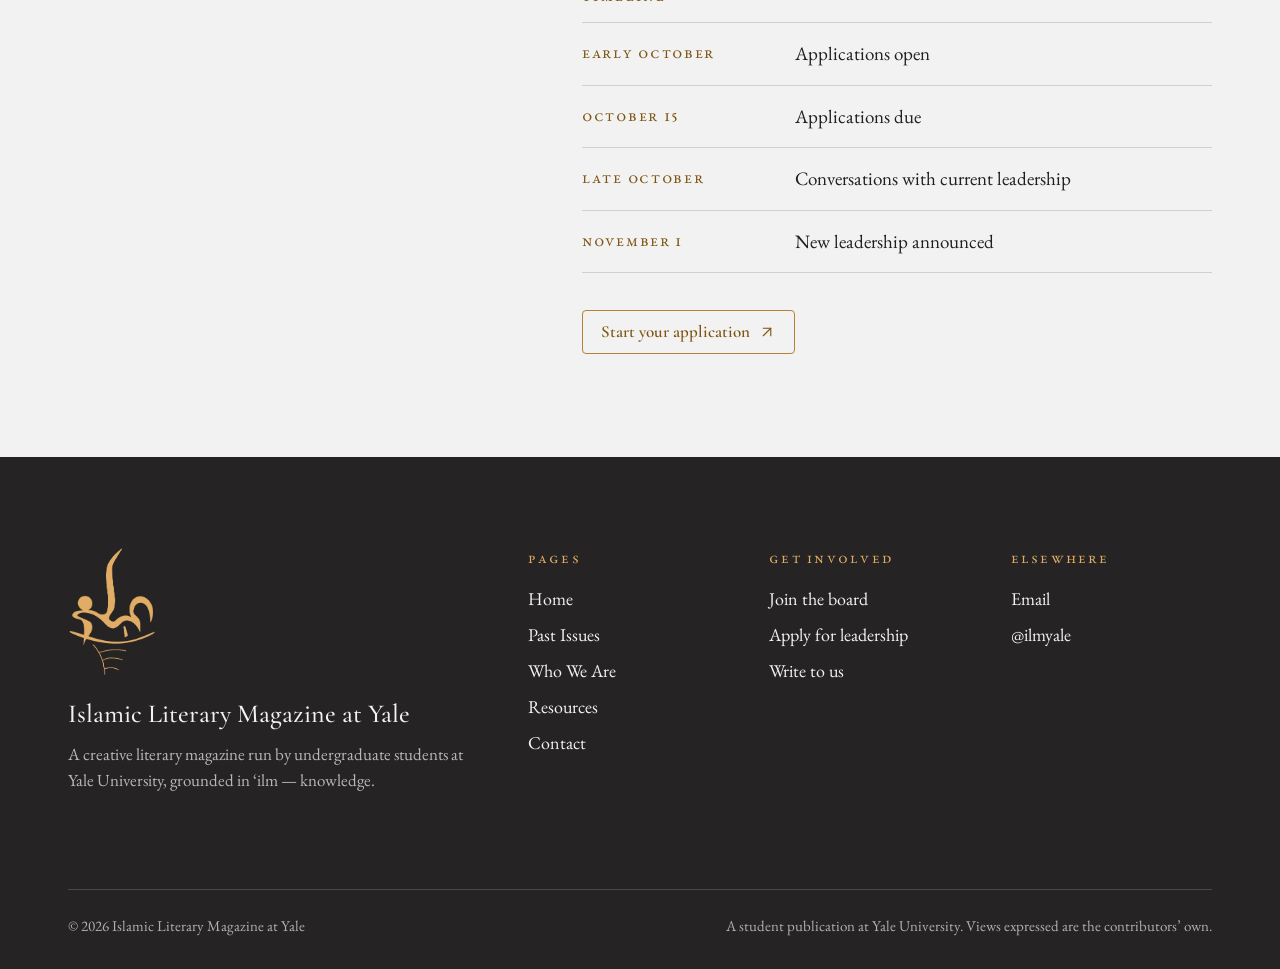
<file: who-we-are.html>
<!doctype html>
<html lang="en">
<head>
<meta charset="utf-8">
<meta name="viewport" content="width=device-width, initial-scale=1">
<title>Who We Are — Islamic Literary Magazine at Yale</title>
<meta name="description" content="Our mission, masthead, and how to join the board or apply for leadership.">
<link rel="icon" href="assets/img/favicon.png" type="image/png">
<link rel="preconnect" href="https://fonts.googleapis.com">
<link rel="preconnect" href="https://fonts.gstatic.com" crossorigin>
<link rel="stylesheet" href="https://fonts.googleapis.com/css2?family=Amiri:ital,wght@0,400;0,700;1,400&family=Aref+Ruqaa:wght@400;700&family=Cormorant+Garamond:ital,wght@0,400;0,500;0,600;1,400;1,500&family=EB+Garamond:ital,wght@0,400;0,500;0,600;1,400;1,500&display=swap">
<link rel="stylesheet" href="style.css">
</head>
<body>
<a class="skip-link" href="#main">Skip to content</a>
<header class="site-header">
  <div class="wrap site-header__inner">
    <a class="brand" href="index.html" aria-label="Islamic Literary Magazine at Yale, home">
      <img class="brand__logo" src="assets/img/logo-gold.png" alt="" width="46" height="68">
      <span class="brand__text"><span class="brand__name">Islamic Literary Magazine</span><span class="brand__sub">at Yale</span></span>
    </a>
    <button class="nav-toggle" type="button" aria-expanded="false" aria-controls="site-nav"><svg class="icon" viewBox="0 0 24 24" width="20" height="20" fill="none" stroke="currentColor" stroke-width="1.5" stroke-linecap="round" aria-hidden="true"><path d="M4 7h16M4 12h16M4 17h16"/></svg>Menu</button>
    <nav id="site-nav" class="site-nav" aria-label="Primary"><ul><li><a href="index.html">Home</a></li><li><a href="issues.html">Past Issues</a></li><li><a href="who-we-are.html" aria-current="page">Who We Are</a></li><li><a href="resources.html">Resources</a></li><li><a href="contact.html">Contact</a></li></ul></nav>
  </div>
</header>
<main id="main">

<div class="wrap page-head">
  <p class="kicker">About the magazine</p>
  <h1>Who We Are</h1>
  <p class="lede">A creative literary magazine run by undergraduate students at Yale University.</p>
</div>

<section class="section">
  <div class="wrap prose-cols">
    <h3>Our mission</h3>
    <p>ILM at Yale is a creative literary magazine run by undergraduate students at Yale University. Grounded in the Arabic concept of ‘ilm—knowledge—our publication seeks to foster an inclusive platform for Muslim voices on campus while creating space for students passionate about Islamic literature and creative writing more broadly.</p>
    <p>Focusing on religious themes and the Muslim experience, we welcome submissions across all creative genres. Our collective is committed to respect, inclusivity, and supporting writers in maintaining a constructive and inspiring space for dialogue on campus—using the power of writing to illuminate the richness and diversity of Islamic traditions.</p>
  </div>
</section>

<section class="section">
  <div class="wrap">
    <div class="section-head"><h2>Masthead</h2><span class="kicker" style="margin:0">2025–26</span></div>
    <!-- Edit names below. Each person: name, role, and (optional) college & class year. -->
    <div class="masthead-group"><p class="masthead-group__label">Editors</p>
    <ul class="people"><li><div class="person__name">Platon Rama</div><div class="person__role">Co-President</div></li><li><div class="person__name">Ramy Triki</div><div class="person__role">Co-President</div></li></ul></div>
    <div class="masthead-group"><p class="masthead-group__label">Board</p>
    <ul class="people"><li><div class="person__name">Raja Saadiq-Saoud</div><div class="person__role">Treasurer</div></li><li><div class="person__name">Mashnoov Chowdhury</div><div class="person__role">Designer</div></li></ul></div>
    <div class="masthead-group"><p class="masthead-group__label">Mentors</p>
    <ul class="people"><li><div class="person__name">Imam Bajwa</div><div class="person__role">Mentor</div></li><li><div class="person__name">“AR” Abdul-Rehman</div><div class="person__role">Mentor</div></li><li><div class="person__name">Ustadh Elbousty</div><div class="person__role">Mentor</div></li></ul></div>
  </div>
</section>

<section class="section anchor" id="join">
  <div class="wrap split">
    <div>
      <p class="kicker">Open to all Yale students</p>
      <h2 class="h2">Join the Board</h2>
    </div>
    <div>
      <p class="justify" style="font-size:21px">Board members read submissions, work with writers on their pieces, make and review art, lay out each issue and help run our events. You don’t need experience or a background in Arabic or Islamic studies — only interest and some time each week.</p>
      <p class="label-sm">What board members do</p>
      <ul class="rows">
        <li><strong>Editing</strong><span>Read submissions and work with writers on their pieces.</span></li>
        <li><strong>Art &amp; calligraphy</strong><span>Contribute artwork, review visual submissions, and help shape each cover.</span></li>
        <li><strong>Design &amp; layout</strong><span>Lay out each issue for print and for the web.</span></li>
        <li><strong>Outreach &amp; events</strong><span>Help run readings, launches and the magazine’s social media.</span></li>
      </ul>
      <p class="label-sm">How to join</p>
      <ol class="steps">
        <li>Fill out the interest form.</li>
        <li>Come to a general meeting; we post dates on Instagram and by email.</li>
        <li>Choose a team and start on the next issue.</li>
      </ol>
      <div class="btn-row"><a class="btn btn-primary" data-apply="board" href="contact.html?subject=board">Fill out the interest form <svg class="icon" viewBox="0 0 24 24" width="18" height="18" fill="none" stroke="currentColor" stroke-width="1.5" stroke-linecap="round" stroke-linejoin="round" aria-hidden="true"><path d="M7 7h10v10"/><path d="M7 17 17 7"/></svg></a></div>
    </div>
  </div>
</section>

<section class="section anchor" id="leadership">
  <div class="wrap split">
    <div>
      <div class="kicker" data-apps-status></div>
      <h2 class="h2">Apply for Leadership</h2>
    </div>
    <div>
      <p class="justify" style="font-size:21px">Each year the board selects the students who will run the magazine. Any Yale undergraduate may apply.</p>
      <p class="label-sm">Positions</p>
      <ul class="rows">
        <li><strong>Co-President</strong><span>Leads the magazine and its editorial team, sets each issue’s theme and edits the issue.</span></li>
        <li><strong>Treasurer</strong><span>Manages the budget, funding and printing costs.</span></li>
        <li><strong>Designer</strong><span>Designs and lays out each issue and the magazine’s visual identity.</span></li>
      </ul>
      <p class="label-sm">Timeline</p>
      <ul class="rows rows--dates">
        <li><strong>Early October</strong><span>Applications open</span></li>
        <li><strong>October 15</strong><span>Applications due</span></li>
        <li><strong>Late October</strong><span>Conversations with current leadership</span></li>
        <li><strong>November 1</strong><span>New leadership announced</span></li>
      </ul>
      <div class="btn-row" data-when-open><a class="btn btn-primary" data-apply="leadership" href="contact.html?subject=leadership">Start your application <svg class="icon" viewBox="0 0 24 24" width="18" height="18" fill="none" stroke="currentColor" stroke-width="1.5" stroke-linecap="round" stroke-linejoin="round" aria-hidden="true"><path d="M7 7h10v10"/><path d="M7 17 17 7"/></svg></a></div>
      <p class="aside-line" data-when-closed data-note hidden></p>
    </div>
  </div>
</section>
</main>
<footer class="site-footer">
  <div class="wrap">
    <div class="site-footer__grid">
      <div>
        <img class="site-footer__mark" src="assets/img/logo-gold-light.png" alt="" width="88" height="130">
        <p class="site-footer__name">Islamic Literary Magazine at Yale</p>
        <p class="site-footer__note">A creative literary magazine run by undergraduate students at Yale University, grounded in ‘ilm — knowledge.</p>
      </div>
      <nav aria-label="Footer"><p class="site-footer__label">Pages</p><ul><li><a href="index.html">Home</a></li><li><a href="issues.html">Past Issues</a></li><li><a href="who-we-are.html">Who We Are</a></li><li><a href="resources.html">Resources</a></li><li><a href="contact.html">Contact</a></li></ul></nav>
      <div><p class="site-footer__label">Get involved</p><ul><li><a href="who-we-are.html#join">Join the board</a></li><li><a href="who-we-are.html#leadership">Apply for leadership</a></li><li><a href="contact.html">Write to us</a></li></ul></div>
      <div><p class="site-footer__label">Elsewhere</p><ul><li><a data-email="" href="mailto:islamicliterarymagazine@gmail.com">Email</a></li><li><a data-instagram href="https://www.instagram.com/ilmyale/" target="_blank" rel="noopener">@ilmyale</a></li></ul></div>
    </div>
    <div class="site-footer__legal"><span>© <span data-year>2026</span> Islamic Literary Magazine at Yale</span><span>A student publication at Yale University. Views expressed are the contributors’ own.</span></div>
  </div>
</footer>
<script src="script.js"></script>
</body>
</html>
</file>
<file: style.css>
/* Islamic Literary Magazine at Yale — site stylesheet.
   Tokens follow the Classical system; body type is EB Garamond. */

:root {
  --color-bg: #f3f2f2;
  --color-surface: #eae9e9;
  --color-text: #201f1d;
  --color-accent: #b68235;
  --color-divider: color-mix(in srgb, #201f1d 16%, transparent);
  --color-neutral-100: #f8f4f4;
  --color-neutral-200: #eae7e7;
  --color-neutral-300: #d7d3d3;
  --color-neutral-500: #9b9797;
  --color-neutral-700: #605d5d;
  --color-neutral-800: #444141;
  --color-neutral-900: #2d2b2b;
  --color-accent-100: #fff3e4;
  --color-accent-200: #ffe3bf;
  --color-accent-300: #facb8d;
  --color-accent-400: #e1ad66;
  --color-accent-500: #c28d41;
  --color-accent-600: #a06f24;
  --color-accent-700: #7d5411;
  --color-accent-800: #5a3b0a;
  --color-accent-900: #3a270d;
  --color-ink-deep: color-mix(in srgb, #2d2b2b 82%, black);

  --font-body: "EB Garamond", Garamond, Georgia, serif;
  --font-heading: "Cormorant Garamond", "EB Garamond", Georgia, serif;
  --font-calligraphy: "Aref Ruqaa", "Amiri", serif;
  --font-arabic: "Amiri", "Noto Naskh Arabic", serif;

  --space-1: 4.6px; --space-2: 9.2px; --space-3: 13.8px; --space-4: 18.4px;
  --space-6: 27.6px; --space-8: 36.8px;
  --radius-sm: 2px; --radius-md: 4px; --radius-lg: 7px;
  --shadow-sm: 0 1px 2px color-mix(in srgb, #2d2b2b 14%, transparent);
  --shadow-md: 0 3px 10px color-mix(in srgb, #2d2b2b 16%, transparent);
  --shadow-lg: 0 12px 32px color-mix(in srgb, #2d2b2b 22%, transparent);

  --wrap: 1240px;
  --gutter: clamp(20px, 4vw, 48px);
  --section: clamp(56px, 8vw, 104px);
  --cover-ratio: 3 / 4;
}

*, *::before, *::after { box-sizing: border-box; }
html { scroll-behavior: smooth; }
body {
  margin: 0; background: var(--color-bg); color: var(--color-text);
  font-family: var(--font-body); font-size: 19px; line-height: 1.55;
  -webkit-font-smoothing: antialiased; text-rendering: optimizeLegibility;
}
h1, h2, h3, h4 {
  font-family: var(--font-heading); font-weight: 500; line-height: 1.08;
  letter-spacing: -0.01em; margin: 0; text-wrap: balance;
}
p { margin: 0 0 var(--space-4); text-wrap: pretty; }
a { color: var(--color-accent-700); text-decoration-thickness: 1px; text-underline-offset: 3px; }
a:hover { color: var(--color-accent-600); }
img { display: block; max-width: 100%; height: auto; }
figure { margin: 0; }
:focus { outline: none; }
:focus-visible { outline: 2px solid var(--color-accent); outline-offset: 2px; }
::selection { background: color-mix(in srgb, var(--color-accent) 30%, transparent); }
:lang(ar) { font-family: var(--font-arabic); }
.icon { display: block; flex: none; }

.wrap { max-width: var(--wrap); margin: 0 auto; padding: 0 var(--gutter); }
.skip-link { position: absolute; left: -9999px; top: 0; z-index: 100; background: var(--color-bg); padding: 10px 16px; }
.skip-link:focus { left: 12px; top: 12px; }
.visually-hidden { position: absolute !important; width: 1px; height: 1px; overflow: hidden; clip: rect(0 0 0 0); white-space: nowrap; }

/* ── small type ── */
.kicker {
  display: flex; flex-wrap: wrap; align-items: center; gap: 12px;
  margin: 0 0 var(--space-4); font-size: 17px; line-height: 1.3;
  font-variant-caps: all-small-caps; letter-spacing: 0.12em;
  font-variant-numeric: tabular-nums lining-nums; color: var(--color-accent-700);
}
.smallcaps { font-variant-caps: all-small-caps; letter-spacing: 0.1em; }
.muted { color: var(--color-neutral-700); }
.caption { margin: var(--space-3) 0 0; font-size: 15px; font-style: italic; color: var(--color-neutral-700); }

/* ── buttons & tags (Classical) ── */
.btn-row { display: flex; flex-wrap: wrap; align-items: center; gap: 12px; }
.btn {
  display: inline-flex; align-items: center; justify-content: center; gap: 8px;
  cursor: pointer; text-decoration: none; font-family: var(--font-heading);
  font-weight: 600; font-size: 17px; line-height: 1.2; color: var(--color-text);
  background: transparent; border: 1px solid transparent;
  padding: 11px 18px; border-radius: var(--radius-md);
  transition: background-color .15s ease, color .15s ease, border-color .15s ease;
}
.btn:disabled, .btn[aria-disabled="true"] { opacity: 0.45; cursor: not-allowed; }
.btn-primary { color: var(--color-accent-700); border-color: var(--color-accent); }
.btn-primary:hover { color: var(--color-accent-700); background: color-mix(in srgb, var(--color-accent) 12%, transparent); }
.btn-primary:active { background: color-mix(in srgb, var(--color-accent) 22%, transparent); }
.btn-secondary { border-color: var(--color-divider); }
.btn-secondary:hover { color: var(--color-text); background: color-mix(in srgb, var(--color-text) 7%, transparent); }
.btn-secondary:active { background: color-mix(in srgb, var(--color-text) 14%, transparent); }
.btn-ghost { color: var(--color-accent-700); padding-inline: 6px; }
.btn-ghost:hover { background: color-mix(in srgb, var(--color-accent) 10%, transparent); }
.tag {
  display: inline-flex; align-items: center; font-size: 13px; line-height: 1.4;
  font-variant-caps: normal; letter-spacing: 0.04em; text-transform: uppercase;
  padding: 3px 10px; border-radius: 3px; font-variant-numeric: tabular-nums;
}
.tag-accent { background: var(--color-accent-100); color: var(--color-accent-800); }
.tag-neutral { background: var(--color-neutral-200); color: var(--color-neutral-800); }
.tag-outline { border: 1px solid var(--color-accent); color: var(--color-accent-700); }
.link-arrow {
  display: inline-flex; align-items: center; gap: 8px; text-decoration: none;
  font-family: var(--font-heading); font-weight: 600; font-size: 18px; color: var(--color-accent-700);
}
.link-arrow:hover { text-decoration: underline; }

/* ── ornament ── */
.ornament { display: flex; align-items: center; gap: 16px; color: var(--color-accent); margin: 0 0 var(--space-6); }
.ornament::before, .ornament::after { content: ""; height: 1px; background: var(--color-divider); flex: 1; }
.ornament--left::before { flex: 0 0 0; }
.ornament svg { width: 22px; height: 22px; }

/* ── header ── */
.site-header { border-bottom: 1px solid var(--color-divider); background: var(--color-bg); position: relative; z-index: 20; }
.site-header__inner { display: flex; align-items: center; gap: 32px; min-height: 88px; }
.brand { display: flex; align-items: center; gap: 16px; text-decoration: none; color: var(--color-text); margin-right: auto; }
.brand:hover { color: var(--color-text); }
.brand__logo { display: block; flex: none; width: 46px; height: 68px; object-fit: contain; }
.brand__text { display: flex; flex-direction: column; padding-left: 16px; border-left: 1px solid var(--color-divider); }
.brand__name { font-family: var(--font-heading); font-weight: 600; font-size: 22px; line-height: 1.05; letter-spacing: -0.005em; }
.brand__sub { font-size: 15px; line-height: 1.2; font-variant-caps: all-small-caps; letter-spacing: 0.16em; color: var(--color-accent-700); }
.site-nav ul { display: flex; gap: 28px; list-style: none; margin: 0; padding: 0; }
.site-nav a {
  display: block; padding: 6px 0; text-decoration: none; color: var(--color-text);
  font-size: 18px; font-variant-caps: all-small-caps; letter-spacing: 0.1em;
  border-bottom: 1px solid transparent; white-space: nowrap;
}
.site-nav a:hover { color: var(--color-accent-700); }
.site-nav a[aria-current="page"] { color: var(--color-accent-700); border-bottom-color: var(--color-accent); }
.nav-toggle {
  display: none; align-items: center; gap: 8px; background: transparent; cursor: pointer;
  border: 1px solid var(--color-divider); border-radius: var(--radius-md); color: var(--color-text);
  font: 600 16px/1 var(--font-heading); padding: 10px 14px; min-height: 44px;
}
.nav-toggle:hover { background: color-mix(in srgb, var(--color-text) 7%, transparent); }
@media (max-width: 1080px) {
  .nav-toggle { display: inline-flex; }
  .site-nav { display: none; position: absolute; left: 0; right: 0; top: 100%; background: var(--color-bg); border-bottom: 1px solid var(--color-divider); box-shadow: var(--shadow-md); }
  .nav-open .site-nav { display: block; }
  .site-nav ul { flex-direction: column; gap: 0; padding: 8px var(--gutter) 20px; }
  .site-nav li + li { border-top: 1px solid var(--color-divider); }
  .site-nav a { padding: 14px 0; font-size: 20px; border-bottom: 0; }
  .brand__logo { width: 38px; height: 56px; }
  .brand__name { font-size: 19px; }
}

/* ── sections ── */
.section { padding: var(--section) 0; border-top: 1px solid var(--color-divider); }
.section--flush { border-top: 0; }
.section-head { display: flex; flex-wrap: wrap; align-items: flex-end; justify-content: space-between; gap: 16px 32px; margin-bottom: var(--space-8); }
.section-head h2, .h2 { font-size: clamp(36px, 4.4vw, 52px); font-weight: 400; }
.split { display: grid; grid-template-columns: minmax(0, 5fr) minmax(0, 7fr); gap: clamp(28px, 5vw, 80px); align-items: start; }
@media (max-width: 860px) { .split { grid-template-columns: minmax(0, 1fr); } }
.justify { text-align: justify; hyphens: auto; -webkit-hyphens: auto; }
.lede { font-size: clamp(21px, 2vw, 25px); line-height: 1.45; font-style: italic; color: var(--color-neutral-800); max-width: 36em; }

/* ── page header ── */
.page-head { padding-top: clamp(56px, 8vw, 112px); padding-bottom: clamp(40px, 5vw, 64px); }
.page-head h1 { font-size: clamp(54px, 8vw, 104px); font-weight: 400; line-height: 0.95; letter-spacing: -0.02em; margin-bottom: var(--space-6); }
.crumbs { display: flex; flex-wrap: wrap; gap: 10px; font-size: 16px; font-variant-caps: all-small-caps; letter-spacing: 0.1em; margin-bottom: var(--space-6); color: var(--color-neutral-700); }
.crumbs a { text-decoration: none; }

/* ── hero ── */
.hero { padding: clamp(40px, 6vw, 88px) 0 var(--section); }
.hero__grid { display: grid; grid-template-columns: minmax(0, 6.5fr) minmax(0, 5.5fr); gap: clamp(32px, 6vw, 96px); align-items: center; }
.hero__title { font-size: clamp(64px, 9.4vw, 136px); font-weight: 400; line-height: 0.92; letter-spacing: -0.025em; margin: 0 0 var(--space-4); }
.hero__meta { font-size: 18px; font-variant-caps: all-small-caps; letter-spacing: 0.12em; color: var(--color-neutral-700); font-variant-numeric: tabular-nums lining-nums; margin: 0; }
.hero__rule { width: 72px; height: 1px; background: var(--color-accent); margin: var(--space-8) 0; }
.hero__note { font-size: 20px; max-width: 33em; text-align: justify; hyphens: auto; -webkit-hyphens: auto; margin-bottom: var(--space-8); }
.dropcap::first-letter {
  float: left; font-family: var(--font-heading); font-weight: 400; font-size: 4.3em;
  line-height: 0.8; padding: 0.06em 0.1em 0 0; color: var(--color-accent-700);
}
@media (max-width: 860px) { .hero__grid { grid-template-columns: minmax(0, 1fr); } }

/* cover panel: the issue sits on a field of outlined calligraphy */
.cover-panel {
  position: relative; overflow: hidden; border: 1px solid var(--color-divider);
  padding: clamp(32px, 5vw, 64px); display: flex; flex-direction: column; align-items: center;
}
.cover-panel__ghost {
  position: absolute; left: 50%; top: 50%; transform: translate(-50%, -54%);
  font-family: var(--font-calligraphy); font-size: clamp(240px, 32vw, 460px); line-height: 1;
  white-space: nowrap; color: transparent; -webkit-text-stroke: 1px var(--color-accent);
  opacity: 0.7; pointer-events: none; user-select: none;
}
.cover-panel__link { position: relative; display: block; width: min(100%, 380px); text-decoration: none; }
.cover-panel .caption { position: relative; text-align: center; background: var(--color-bg); padding: 2px 8px; }

/* ── covers (image, or typographic when no image is set) ── */
.cover {
  position: relative; aspect-ratio: var(--cover-ratio); container-type: inline-size; overflow: hidden;
  border: 6px solid var(--color-surface); outline: 1px solid var(--color-divider); box-shadow: var(--shadow-md);
  transition: transform .25s ease, box-shadow .25s ease;
}
a:hover > .cover, a:focus-visible > .cover { transform: translateY(-3px); box-shadow: var(--shadow-lg); }
.cover--image img { width: 100%; height: 100%; object-fit: cover; filter: sepia(0.18) saturate(0.88) contrast(1.04); }
.cover__frame {
  position: absolute; inset: 5cqi; border: 1px solid; display: flex; flex-direction: column;
  align-items: center; justify-content: space-between; text-align: center; padding: 7cqi 6cqi 6cqi;
}
.cover__mag { font-size: 5.4cqi; line-height: 1.25; font-variant-caps: all-small-caps; letter-spacing: 0.14em; max-width: 80%; }
.cover__ar { font-family: var(--font-calligraphy); font-size: 26cqi; line-height: 1.25; }
.cover__bottom { display: flex; flex-direction: column; gap: 2.5cqi; }
.cover__title { font-family: var(--font-heading); font-style: italic; font-size: 11cqi; line-height: 1; }
.cover__label { font-size: 4.8cqi; font-variant-caps: all-small-caps; letter-spacing: 0.12em; font-variant-numeric: tabular-nums lining-nums; }
.cover--paper { background: var(--color-neutral-100); color: var(--color-text); }
.cover--paper .cover__frame { border-color: var(--color-accent); }
.cover--paper .cover__mag, .cover--paper .cover__ar { color: var(--color-accent-700); }
.cover--paper .cover__label { color: var(--color-neutral-700); }
.cover--ink { background: var(--color-ink-deep); color: var(--color-bg); }
.cover--ink .cover__frame { border-color: var(--color-accent-400); }
.cover--ink .cover__mag, .cover--ink .cover__ar { color: var(--color-accent-400); }
.cover--ink .cover__label { color: color-mix(in srgb, var(--color-bg) 72%, transparent); }
.cover--vellum { background: var(--color-accent-100); color: var(--color-accent-900); }
.cover--vellum .cover__frame { border-color: var(--color-accent-500); }
.cover--vellum .cover__mag, .cover--vellum .cover__ar, .cover--vellum .cover__label { color: var(--color-accent-800); }

/* ── table of contents ── */
.toc { display: grid; grid-template-columns: repeat(auto-fit, minmax(min(100%, 440px), 1fr)); column-gap: clamp(32px, 5vw, 72px); }
.toc__row { display: flex; align-items: baseline; gap: 20px; padding: 18px 0; border-top: 1px solid var(--color-divider); }
.toc__page { flex: none; width: 2.2em; font-size: 17px; color: var(--color-accent-700); font-variant-numeric: tabular-nums lining-nums; }
.toc__title { font-family: var(--font-heading); font-weight: 500; font-size: 25px; line-height: 1.15; }
.toc__meta { font-size: 16px; font-variant-caps: all-small-caps; letter-spacing: 0.1em; color: var(--color-neutral-700); margin-top: 4px; }

/* ── cards / get involved ── */
.cards { display: grid; grid-template-columns: repeat(auto-fit, minmax(min(100%, 380px), 1fr)); gap: clamp(20px, 3vw, 36px); }
.card {
  display: flex; flex-direction: column; gap: var(--space-3); padding: clamp(24px, 3vw, 40px);
  border: 1px solid var(--color-divider); border-radius: var(--radius-md); background: transparent;
}
.card h3 { font-size: clamp(30px, 3vw, 38px); font-weight: 400; }
.card p { margin: 0; }
.card .btn-row { margin-top: auto; padding-top: var(--space-4); }
.card__list { font-size: 16px; font-variant-caps: all-small-caps; letter-spacing: 0.1em; color: var(--color-neutral-700); }
.aside-line { margin: var(--space-8) 0 0; padding-top: var(--space-6); border-top: 1px solid var(--color-divider); font-style: italic; color: var(--color-neutral-800); }

/* ── issue shelf / archive ── */
.shelf { display: grid; grid-template-columns: repeat(auto-fill, minmax(min(100%, 200px), 1fr)); gap: clamp(28px, 3vw, 44px) clamp(20px, 2.5vw, 36px); }
.issue-card { display: flex; flex-direction: column; gap: 14px; }
.issue-card > a { text-decoration: none; }
.issue-card__label { display: flex; align-items: center; gap: 8px; flex-wrap: wrap; font-size: 15px; font-variant-caps: all-small-caps; letter-spacing: 0.12em; color: var(--color-accent-700); font-variant-numeric: tabular-nums lining-nums; }
.issue-card__title { font-family: var(--font-heading); font-weight: 500; font-size: 26px; line-height: 1.1; }
.issue-card__title a { color: var(--color-text); text-decoration: none; }
.issue-card__title a:hover { color: var(--color-accent-700); }
.issue-card__season { font-size: 16px; color: var(--color-neutral-700); }
.issue-card__links { display: flex; gap: 16px; font-size: 16px; }
.volume { padding: clamp(40px, 5vw, 64px) 0 0; }
.volume__head { display: flex; align-items: baseline; justify-content: space-between; gap: 16px; padding-bottom: 14px; margin-bottom: clamp(24px, 3vw, 40px); border-bottom: 1px solid var(--color-divider); }
.volume__head h2 { font-size: clamp(30px, 3vw, 40px); font-weight: 400; }
.volume__years { font-size: 17px; font-variant-caps: all-small-caps; letter-spacing: 0.12em; color: var(--color-neutral-700); font-variant-numeric: tabular-nums lining-nums; }

/* ── single issue ── */
.issue-hero { display: grid; grid-template-columns: minmax(0, 5fr) minmax(0, 7fr); gap: clamp(32px, 6vw, 96px); align-items: start; padding-bottom: var(--section); }
.issue-hero h1 { font-size: clamp(54px, 7vw, 96px); font-weight: 400; line-height: 0.95; letter-spacing: -0.02em; }
.issue-hero__ar { font-family: var(--font-calligraphy); font-size: clamp(40px, 5vw, 64px); line-height: 1.3; color: var(--color-accent-700); margin: var(--space-3) 0 var(--space-6); text-align: left; }
@media (max-width: 860px) { .issue-hero { grid-template-columns: minmax(0, 1fr); } }
.reader { border: 1px solid var(--color-divider); padding: 10px; background: var(--color-surface); }
.reader iframe { display: block; width: 100%; height: min(88vh, 1100px); border: 0; background: var(--color-bg); }
.pager { display: grid; grid-template-columns: 1fr 1fr; gap: 24px; }
.pager a { display: flex; flex-direction: column; gap: 4px; text-decoration: none; padding: 20px 0; border-top: 1px solid var(--color-divider); }
.pager a:last-child { text-align: right; align-items: flex-end; }
.pager span:first-child { font-size: 15px; font-variant-caps: all-small-caps; letter-spacing: 0.12em; color: var(--color-neutral-700); }
.pager span:last-child { font-family: var(--font-heading); font-size: 26px; color: var(--color-text); }

/* ── prose (who we are) ── */
.prose-cols { columns: 2 22em; column-gap: clamp(32px, 5vw, 72px); text-align: justify; hyphens: auto; -webkit-hyphens: auto; }
.prose-cols h3 { column-span: all; font-size: 28px; margin: 0 0 var(--space-4); }
.prose-cols p { break-inside: avoid-column; }

/* ── masthead ── */
.masthead-group { padding-top: var(--space-6); }
.masthead-group + .masthead-group { margin-top: var(--space-8); }
.masthead-group__label { display: flex; align-items: center; gap: 16px; font-size: 17px; font-variant-caps: all-small-caps; letter-spacing: 0.14em; color: var(--color-accent-700); margin: 0 0 var(--space-6); }
.masthead-group__label::after { content: ""; flex: 1; height: 1px; background: var(--color-divider); }
.people { display: grid; grid-template-columns: repeat(auto-fill, minmax(min(100%, 240px), 1fr)); gap: 28px 32px; list-style: none; margin: 0; padding: 0; }
.person__name { font-family: var(--font-heading); font-weight: 500; font-size: 25px; line-height: 1.15; }
.person__role { font-size: 16px; font-variant-caps: all-small-caps; letter-spacing: 0.1em; color: var(--color-accent-700); margin-top: 2px; }
.person__aff { font-size: 16px; font-style: italic; color: var(--color-neutral-700); }

/* ── definition rows (roles, positions, timeline, resources) ── */
.rows { list-style: none; margin: 0 0 var(--space-8); padding: 0; }
.rows li { display: grid; grid-template-columns: minmax(0, 9.5em) minmax(0, 1fr); gap: 8px 32px; padding: 16px 0; border-top: 1px solid var(--color-divider); }
.rows li:last-child { border-bottom: 1px solid var(--color-divider); }
.rows strong { font-family: var(--font-heading); font-weight: 600; font-size: 22px; line-height: 1.2; }
.rows--dates strong { font-family: var(--font-body); font-weight: 400; font-size: 17px; font-variant-caps: all-small-caps; letter-spacing: 0.1em; color: var(--color-accent-700); font-variant-numeric: tabular-nums lining-nums; padding-top: 3px; }
@media (max-width: 620px) { .rows li { grid-template-columns: minmax(0, 1fr); } }
.steps { list-style: none; counter-reset: step; margin: 0 0 var(--space-8); padding: 0; display: grid; gap: 14px; }
.steps li { counter-increment: step; display: flex; gap: 18px; align-items: baseline; }
.steps li::before { content: counter(step); flex: none; width: 34px; height: 34px; display: inline-grid; place-items: center; border: 1px solid var(--color-accent); border-radius: 50%; font-family: var(--font-heading); font-weight: 600; font-size: 18px; color: var(--color-accent-700); font-variant-numeric: tabular-nums lining-nums; transform: translateY(6px); }
.label-sm { font-size: 17px; font-variant-caps: all-small-caps; letter-spacing: 0.14em; color: var(--color-accent-700); margin: 0 0 var(--space-3); }
.anchor { scroll-margin-top: 24px; }

.resource-group + .resource-group { margin-top: clamp(40px, 5vw, 72px); }
.resources { list-style: none; margin: 0; padding: 0; }
.resources li { padding: 18px 0; border-top: 1px solid var(--color-divider); }
.resources li:last-child { border-bottom: 1px solid var(--color-divider); }
.resources a { display: inline-flex; align-items: center; gap: 8px; font-family: var(--font-heading); font-weight: 600; font-size: 24px; line-height: 1.2; color: var(--color-text); text-decoration: none; }
.resources a:hover { color: var(--color-accent-700); }
.resources a .icon { color: var(--color-accent); }
.resources p { margin: 4px 0 0; color: var(--color-neutral-800); }

/* ── forms ── */
.form { display: grid; gap: 22px; }
.form__row { display: grid; grid-template-columns: repeat(auto-fit, minmax(min(100%, 240px), 1fr)); gap: 22px; }
.field > label, .field > legend { display: block; font-size: 16px; font-variant-caps: all-small-caps; letter-spacing: 0.1em; margin-bottom: 6px; color: var(--color-neutral-800); padding: 0; }
fieldset.field { border: 0; margin: 0; padding: 0; min-width: 0; }
.input {
  width: 100%; min-height: 48px; padding: 10px 14px; font: inherit; font-size: 18px;
  color: var(--color-text); caret-color: var(--color-accent); background: transparent;
  border: 1px solid var(--color-divider); border-radius: var(--radius-md);
}
.input:hover { border-color: color-mix(in srgb, var(--color-text) 45%, transparent); }
.input:focus-visible { border-color: var(--color-accent); outline-offset: 0; }
textarea.input { min-height: 180px; resize: vertical; line-height: 1.5; }
select.input { appearance: none; background-image: linear-gradient(45deg, transparent 50%, var(--color-accent) 50%), linear-gradient(135deg, var(--color-accent) 50%, transparent 50%); background-position: calc(100% - 20px) 50%, calc(100% - 15px) 50%; background-size: 5px 5px; background-repeat: no-repeat; padding-right: 40px; }
.seg { display: inline-flex; flex-wrap: wrap; border: 1px solid var(--color-divider); border-radius: var(--radius-md); overflow: hidden; }
.seg-opt { position: relative; display: inline-flex; align-items: center; padding: 10px 16px; font-size: 17px; cursor: pointer; min-height: 44px; }
.seg-opt + .seg-opt { border-left: 1px solid var(--color-divider); }
.seg-opt input { position: absolute; opacity: 0; width: 0; height: 0; }
.seg-opt:has(input:checked) { color: var(--color-accent-700); box-shadow: inset 0 0 0 1px var(--color-accent); }
.seg-opt:not(:has(input:checked)):hover { background: color-mix(in srgb, var(--color-text) 7%, transparent); }
.seg-opt:has(input:focus-visible) { outline: 2px solid var(--color-accent); outline-offset: -2px; }
.hp { position: absolute; left: -9999px; }
.form-status { padding: 16px 20px; border: 1px solid var(--color-accent); border-radius: var(--radius-md); color: var(--color-accent-800); background: var(--color-accent-100); }
.contact-grid { display: grid; grid-template-columns: minmax(0, 7fr) minmax(0, 4fr); gap: clamp(32px, 6vw, 96px); align-items: start; }
@media (max-width: 860px) { .contact-grid { grid-template-columns: minmax(0, 1fr); } }
.contact-aside { display: grid; gap: 28px; }
.contact-aside a { display: inline-block; max-width: 100%; font-family: var(--font-heading); font-weight: 600; font-size: 21px; overflow-wrap: anywhere; word-break: break-word; }
.mail-rows { list-style: none; margin: 0; padding: 0; }
.mail-rows li { display: flex; flex-wrap: wrap; align-items: center; justify-content: space-between; gap: 12px 32px; padding: 20px 0; border-top: 1px solid var(--color-divider); }
.mail-rows li:last-child { border-bottom: 1px solid var(--color-divider); }
.mail-rows li > div { display: flex; flex-direction: column; gap: 2px; flex: 1 1 280px; }
.mail-rows strong { font-family: var(--font-heading); font-weight: 600; font-size: 24px; line-height: 1.2; }
.mail-rows span { color: var(--color-neutral-800); }

/* ── pieces (full text below the contents) ── */
.pieces { max-width: 40rem; margin: 0 auto; }
.piece { padding: clamp(40px, 5vw, 64px) 0; text-align: center; }
.piece + .piece { border-top: 1px solid var(--color-divider); }
.piece + .piece::before { content: ""; display: block; width: 9px; height: 9px; margin: calc(-1 * clamp(40px, 5vw, 64px) - 5px) auto clamp(40px, 5vw, 64px); border: 1px solid var(--color-accent); background: var(--color-bg); transform: rotate(45deg); }
.piece__head { display: flex; flex-direction: column; align-items: center; gap: 8px; margin-bottom: var(--space-8); }
.piece__head .kicker { justify-content: center; }
.piece__head h3 { font-size: clamp(32px, 3.4vw, 44px); font-weight: 400; }
.piece__author { margin: 0; font-style: italic; color: var(--color-neutral-700); font-size: 19px; }
.piece__text { font-size: 21px; line-height: 1.6; text-align: left; overflow-wrap: anywhere; }
.piece__text p { margin: 0 0 1.2em; }
.piece--verse .piece__text { display: inline-block; max-width: 100%; }
.piece--prose .piece__text { font-size: 20px; line-height: 1.55; text-align: justify; hyphens: auto; -webkit-hyphens: auto; }
.piece--prose .piece__text p { margin: 0; }
.piece--prose .piece__text p + p { text-indent: 1.5em; }
.piece__top { display: inline-block; margin-top: var(--space-4); font-size: 15px; font-variant-caps: all-small-caps; letter-spacing: 0.12em; text-decoration: none; }

/* ── page-turning reader ── */
.book__stage { position: relative; border: 1px solid var(--color-divider); background: var(--color-surface); padding: clamp(16px, 4vw, 56px); min-height: 360px; display: flex; flex-direction: column; align-items: center; justify-content: center; overflow: hidden; }
.book__status { margin: 0; font-style: italic; color: var(--color-neutral-700); text-align: center; }
.book__pages { width: 100%; max-width: 1400px; margin: 0 auto; }
.book__page { background: var(--color-neutral-100); overflow: hidden; }
.book__page img:not([src]) { visibility: hidden; }
.book__page img { width: 100%; height: 100%; object-fit: contain; user-select: none; -webkit-user-drag: none; }
.book__controls { display: flex; align-items: center; justify-content: center; gap: 20px; margin-top: var(--space-6); }
.book__controls[hidden] { display: none; }
.book__controls .btn { width: 48px; height: 48px; padding: 0; }
.book__count { min-width: 9em; text-align: center; font-size: 17px; font-variant-caps: all-small-caps; letter-spacing: 0.12em; font-variant-numeric: tabular-nums lining-nums; color: var(--color-neutral-700); }
.toc__title a { color: inherit; text-decoration: none; }
.toc__title a:hover { color: var(--color-accent-700); text-decoration: underline; }

/* ── footer (colophon) ── */
.site-footer { background: var(--color-ink-deep); color: var(--color-bg); padding: clamp(56px, 7vw, 96px) 0 32px; }
.site-footer a { color: var(--color-bg); text-decoration: none; }
.site-footer a:hover { color: var(--color-accent-400); }
.site-footer__grid { display: grid; grid-template-columns: minmax(0, 5fr) repeat(3, minmax(0, 2.4fr)); gap: 40px; }
@media (max-width: 860px) { .site-footer__grid { grid-template-columns: repeat(auto-fit, minmax(min(100%, 200px), 1fr)); } }
.site-footer__mark { display: block; width: 88px; height: 130px; object-fit: contain; object-position: left center; margin-bottom: 24px; }
.site-footer__name { font-family: var(--font-heading); font-size: 26px; font-weight: 500; line-height: 1.1; margin-bottom: 12px; }
.site-footer__note { font-size: 17px; color: color-mix(in srgb, var(--color-bg) 72%, transparent); max-width: 26em; }
.site-footer__label { font-size: 16px; font-variant-caps: all-small-caps; letter-spacing: 0.14em; color: var(--color-accent-400); margin-bottom: 14px; }
.site-footer ul { list-style: none; margin: 0; padding: 0; display: grid; gap: 8px; font-size: 18px; }
.site-footer__legal { display: flex; flex-wrap: wrap; justify-content: space-between; gap: 12px 32px; margin-top: clamp(48px, 6vw, 80px); padding-top: 24px; border-top: 1px solid color-mix(in srgb, var(--color-bg) 18%, transparent); font-size: 15px; color: color-mix(in srgb, var(--color-bg) 68%, transparent); }

@media print {
  .site-header, .site-footer, .btn-row, .cover-panel__ghost { display: none !important; }
  body { background: #fff; }
}
</file>
